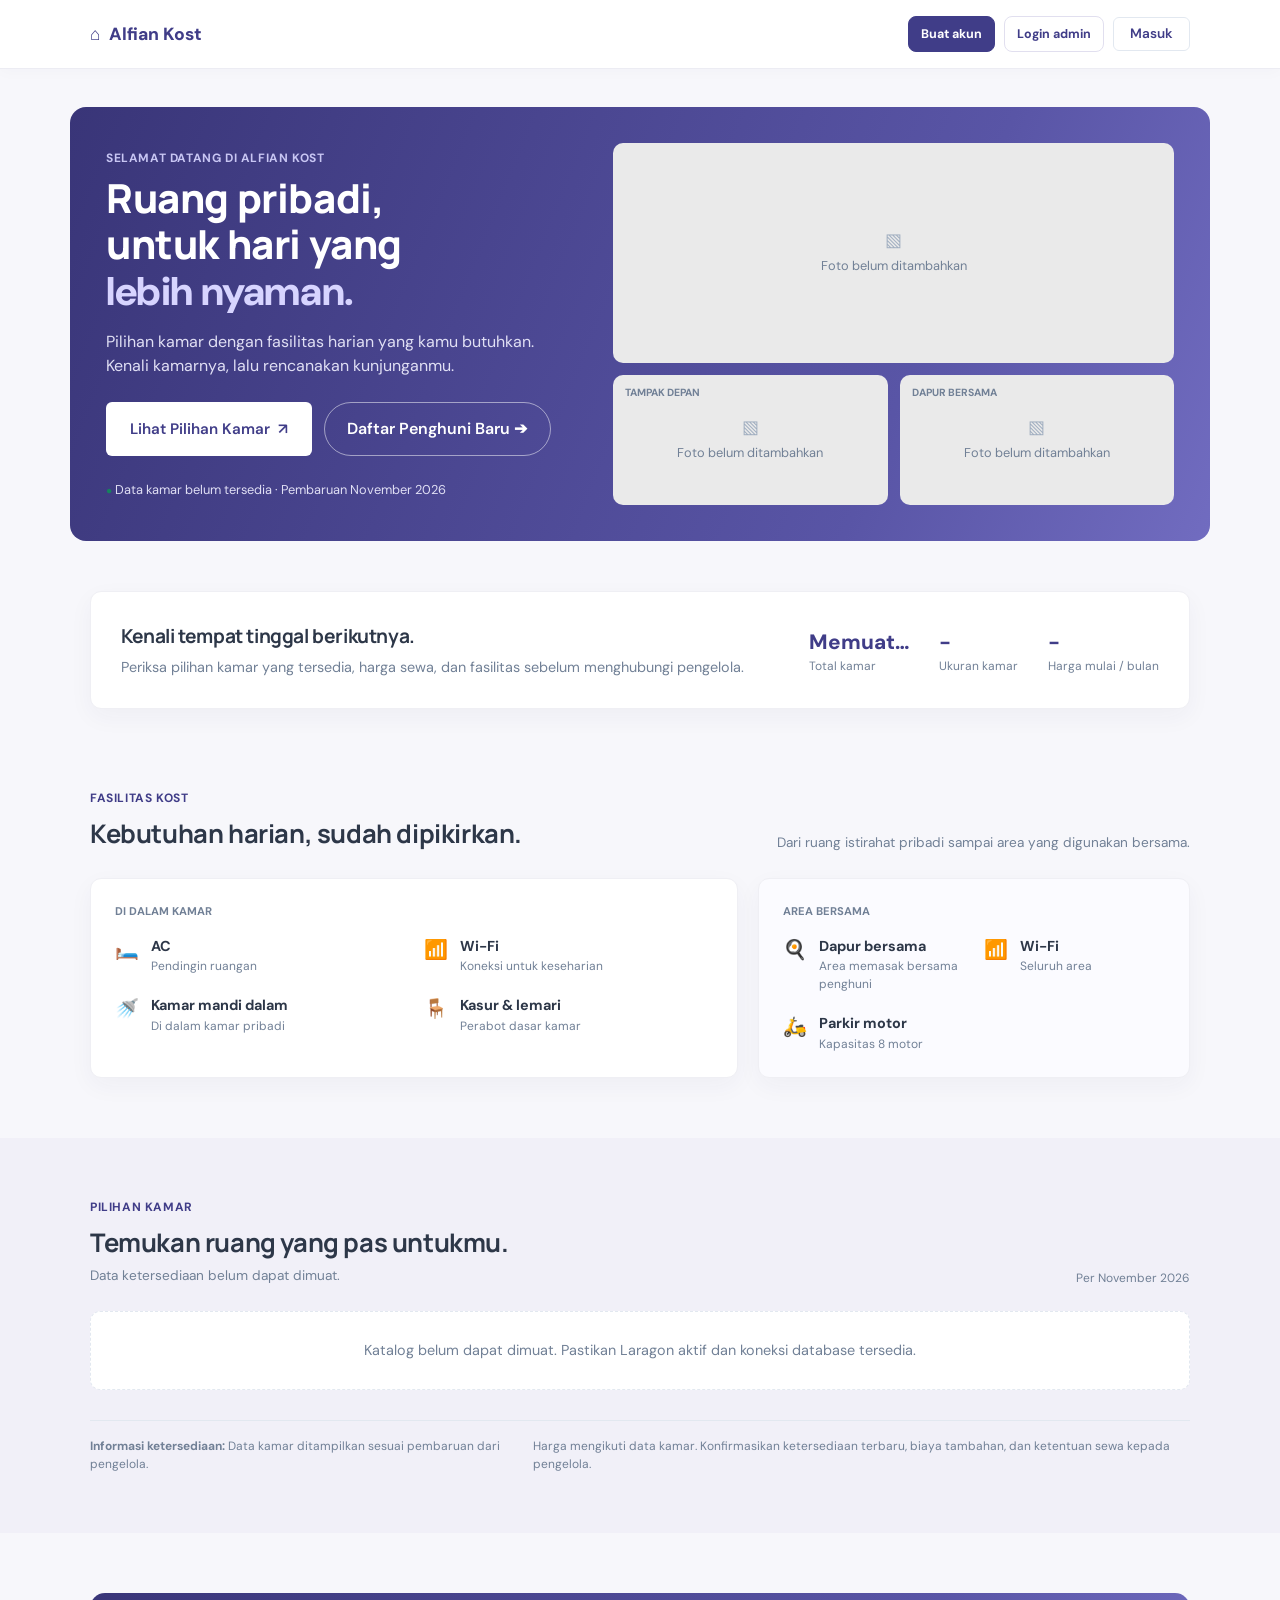
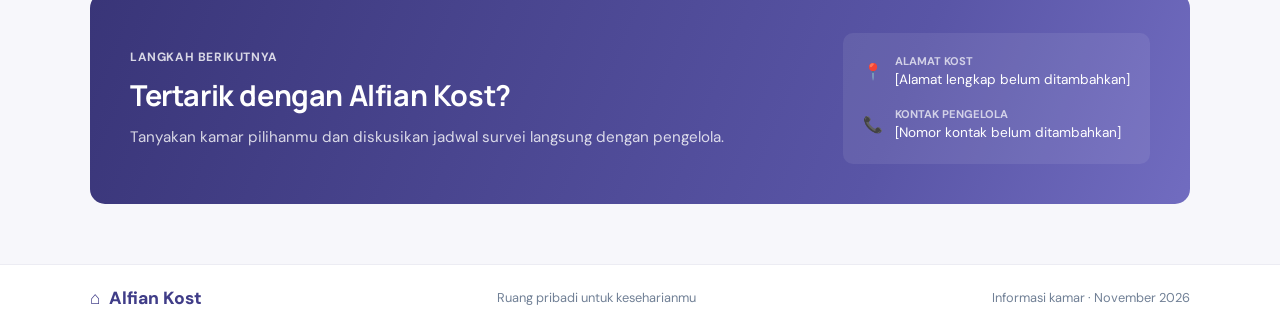
<file: index.html>
<!DOCTYPE html>
<html lang="id">
<head>
    <meta charset="UTF-8">
    <meta name="viewport" content="width=device-width, initial-scale=1.0">
    <title>Alfian Kost - Promosi Publik</title>
    <link rel="stylesheet" href="css/public.css">
    <link rel="stylesheet" href="css/public-portal.css">
    <link rel="stylesheet" href="css/public-portal-theme.css">
</head>
<body>

    <!-- Header / Navbar -->
    <header class="promo-navbar">
        <div class="promo-container nav-container">
                <a href="#home" class="promo-brand" aria-label="Alfian Kost, beranda">
                <span class="brand-icon">⌂</span>
                <span>Alfian Kost</span>
            </a>
            <div class="public-nav-actions">
                <a href="#register" class="public-nav-register">Buat akun</a>
                <a href="#login-admin" class="public-nav-admin">Login admin</a>
                <a href="#login-user" class="btn-login">Masuk</a>
            </div>
        </div>
    </header>

    <main id="home-view" data-public-view="home">
        <!-- Hero Section -->
        <section class="hero-section">
            <div class="promo-container hero-grid">
                <div class="hero-content">
                    <span class="eyebrow">SELAMAT DATANG DI ALFIAN KOST</span>
                    <h1 class="hero-title">Ruang pribadi,<br>untuk hari yang<br><span class="highlight-text">lebih nyaman.</span></h1>
                    <p class="hero-description">
                        Pilihan kamar dengan fasilitas harian yang kamu butuhkan. Kenali kamarnya, lalu rencanakan kunjunganmu.
                    </p>
                    <div class="public-hero-actions">
                        <a href="#pilihan-kamar" class="btn-primary">
                            Lihat Pilihan Kamar <span class="btn-icon">↗</span>
                        </a>
                        <a href="#register" class="public-hero-register">
                            Daftar Penghuni Baru ➔
                        </a>
                    </div>
                    <p class="hero-note"><span aria-hidden="true">●</span> <span id="hero-available-count">Memuat ketersediaan kamar…</span> · Pembaruan November 2026</p>
                </div>

                <!-- Media Preview Grid -->
                <div class="hero-media-grid">
                    <div class="media-box media-main">
                        <div class="placeholder-content">
                            <span class="placeholder-icon" aria-hidden="true">▧</span>
                            <span>Foto belum ditambahkan</span>
                        </div>
                    </div>
                    <div class="media-box media-sub">
                        <span class="media-label">TAMPAK DEPAN</span>
                        <div class="placeholder-content">
                            <span class="placeholder-icon" aria-hidden="true">▧</span>
                            <span>Foto belum ditambahkan</span>
                        </div>
                    </div>
                    <div class="media-box media-sub">
                        <span class="media-label">DAPUR BERSAMA</span>
                        <div class="placeholder-content">
                            <span class="placeholder-icon" aria-hidden="true">▧</span>
                            <span>Foto belum ditambahkan</span>
                        </div>
                    </div>
                </div>
            </div>
        </section>

        <!-- Quick Stats Section -->
        <section class="stats-section">
            <div class="promo-container">
                <div class="stats-card">
                    <div class="stats-intro">
                        <h3>Kenali tempat tinggal berikutnya.</h3>
                        <p>Periksa pilihan kamar yang tersedia, harga sewa, dan fasilitas sebelum menghubungi pengelola.</p>
                    </div>
                    <div class="stats-grid">
                        <div class="stat-item">
                            <span class="stat-num" id="public-room-total">Memuat…</span>
                            <span class="stat-desc">Total kamar</span>
                        </div>
                        <div class="stat-item">
                            <span class="stat-num" id="public-room-size">-</span>
                            <span class="stat-desc">Ukuran kamar</span>
                        </div>
                        <div class="stat-item">
                            <span class="stat-num" id="public-room-price">-</span>
                            <span class="stat-desc">Harga mulai / bulan</span>
                        </div>
                    </div>
                </div>
            </div>
        </section>

        <!-- Facilities Section -->
        <section class="facilities-section">
            <div class="promo-container">
                <div class="section-header">
                    <div>
                        <span class="eyebrow">FASILITAS KOST</span>
                        <h2>Kebutuhan harian, sudah dipikirkan.</h2>
                    </div>
                    <p class="header-note">Dari ruang istirahat pribadi sampai area yang digunakan bersama.</p>
                </div>

                <div class="facilities-grid">
                    <div class="facility-card">
                        <span class="facility-group-title">DI DALAM KAMAR</span>
                        <div class="facility-items">
                            <div class="facility-item">
                                <span class="facility-icon">🛏️</span>
                                <div>
                                    <strong>AC</strong>
                                    <p>Pendingin ruangan</p>
                                </div>
                            </div>
                            <div class="facility-item">
                                <span class="facility-icon">📶</span>
                                <div>
                                    <strong>Wi-Fi</strong>
                                    <p>Koneksi untuk keseharian</p>
                                </div>
                            </div>
                            <div class="facility-item">
                                <span class="facility-icon">🚿</span>
                                <div>
                                    <strong>Kamar mandi dalam</strong>
                                    <p>Di dalam kamar pribadi</p>
                                </div>
                            </div>
                            <div class="facility-item">
                                <span class="facility-icon">🪑</span>
                                <div>
                                    <strong>Kasur & lemari</strong>
                                    <p>Perabot dasar kamar</p>
                                </div>
                            </div>
                        </div>
                    </div>

                    <div class="facility-card accent-card">
                        <span class="facility-group-title">AREA BERSAMA</span>
                        <div class="facility-items">
                            <div class="facility-item">
                                <span class="facility-icon">🍳</span>
                                <div>
                                    <strong>Dapur bersama</strong>
                                    <p>Area memasak bersama penghuni</p>
                                </div>
                            </div>
                            <div class="facility-item">
                                <span class="facility-icon">📶</span>
                                <div>
                                    <strong>Wi-Fi</strong>
                                    <p>Seluruh area</p>
                                </div>
                            </div>
                            <div class="facility-item">
                                <span class="facility-icon">🛵</span>
                                <div>
                                    <strong>Parkir motor</strong>
                                    <p>Kapasitas 8 motor</p>
                                </div>
                            </div>
                        </div>
                    </div>
                </div>
            </div>
        </section>

        <!-- Room Options Section (Dynamic) -->
        <section class="rooms-section" id="pilihan-kamar">
            <div class="promo-container">
                <div class="section-header">
                    <div>
                        <span class="eyebrow">PILIHAN KAMAR</span>
                        <h2>Temukan ruang yang pas untukmu.</h2>
                        <p class="header-subtitle" id="rooms-available-count" aria-live="polite">Memuat data ketersediaan kamar…</p>
                    </div>
                    <span class="update-date">Per November 2026</span>
                </div>

                <!-- Room Cards Container -->
                <div class="room-cards-grid" id="public-room-grid" aria-live="polite">
                    <!-- Rendered by JavaScript -->
                </div>

                <div class="rooms-footer-info">
                    <p><strong>Informasi ketersediaan:</strong> Data kamar ditampilkan sesuai pembaruan dari pengelola.</p>
                    <p class="disclaimer">Harga mengikuti data kamar. Konfirmasikan ketersediaan terbaru, biaya tambahan, dan ketentuan sewa kepada pengelola.</p>
                </div>
            </div>
        </section>

        <!-- Contact & Action Section -->
        <section class="contact-section">
            <div class="promo-container">
                <div class="contact-card">
                    <div class="contact-copy">
                        <span class="eyebrow-light">LANGKAH BERIKUTNYA</span>
                        <h2>Tertarik dengan Alfian Kost?</h2>
                        <p>Tanyakan kamar pilihanmu dan diskusikan jadwal survei langsung dengan pengelola.</p>
                    </div>
                    <div class="contact-info-list">
                        <div class="contact-item">
                            <span class="contact-icon">📍</span>
                            <div>
                                <strong>ALAMAT KOST</strong>
                                <p>[Alamat lengkap belum ditambahkan]</p>
                            </div>
                        </div>
                        <div class="contact-item">
                            <span class="contact-icon">📞</span>
                            <div>
                                <strong>KONTAK PENGELOLA</strong>
                                <p>[Nomor kontak belum ditambahkan]</p>
                            </div>
                        </div>
                    </div>
                </div>
            </div>
        </section>
    </main>

    <main class="public-auth-view" id="login-view" data-public-view="login" hidden>
        <section class="public-auth-layout">
            <div class="public-auth-story">
                <span class="public-auth-eyebrow" id="auth-story-label">PORTAL PENGHUNI</span>
                <h1 id="auth-story-title">Urus kebutuhan kost,<br>lebih mudah.</h1>
                <p id="auth-story-copy">Akses informasi hunian, pantau pembayaran sewa, dan sampaikan kendala dari satu tempat.</p>
                <div class="public-story-card"><span aria-hidden="true">✦</span><div><strong id="auth-story-feature">Hunian dalam genggaman</strong><p id="auth-story-feature-copy">Masuk dengan akun terdaftar untuk melanjutkan ke portal Alfian Kost.</p></div></div>
                <a class="public-story-back" href="#home">← Kembali ke promosi kost</a>
            </div>
            <section class="public-auth-card" aria-labelledby="login-heading">
                <nav class="public-auth-tabs" aria-label="Pilih jenis login">
                    <a href="#login-user" id="login-user-tab">Masuk penghuni</a>
                    <a href="#login-admin" id="login-admin-tab">Masuk admin</a>
                </nav>
                <div class="public-auth-heading"><span class="public-auth-eyebrow">SELAMAT DATANG KEMBALI</span><h2 id="login-heading">Masuk penghuni</h2><p id="login-copy">Gunakan email dan kata sandi akun penghuni Anda.</p></div>
                <div class="public-alert" id="auth-form-error" role="alert" hidden></div>
                <form class="public-form" method="post" action="auth/login.php" id="public-login-form">
                    <input type="hidden" name="role" id="login-role" value="penghuni">
                    <label class="public-field">Alamat email<input type="email" name="email" required autocomplete="username" placeholder="nama@email.com"></label>
                    <label class="public-field">Kata sandi<span class="public-password-wrap"><input type="password" name="password" required autocomplete="current-password" placeholder="Masukkan kata sandi"><button type="button" class="password-toggle" aria-label="Tampilkan kata sandi" data-password-target="login">Lihat</button></span></label>
                    <div class="public-form-meta"><label class="remember-option"><input type="checkbox" name="remember"> Ingat saya</label></div>
                    <button class="public-submit" type="submit"><span id="login-button-label">Masuk sebagai penghuni</span><span aria-hidden="true">→</span></button>
                </form>
                <div class="public-auth-switch" id="login-bottom-note">Belum punya akun? <a href="#register">Daftar akun penghuni</a></div>
                <p class="public-auth-disclaimer">Login diproses melalui sistem akun Alfian Kost.</p>
            </section>
        </section>
    </main>

    <main class="public-auth-view" id="register-view" data-public-view="register" hidden>
        <section class="register-shell">
            <div class="register-intro"><div><span class="public-auth-eyebrow">MULAI TINGGAL DI ALFIAN KOST</span><h1>Buat akun penghuni</h1><p>Lengkapi informasi Anda dan pilih kamar yang ingin diajukan. Akun akan aktif setelah ditinjau pengelola.</p></div><a class="public-story-back" href="#home">← Kembali ke promosi kost</a></div>
            <div class="public-alert register-alert" id="register-form-error" role="alert" hidden></div>
            <div class="register-layout">
                <form class="public-register-form" method="post" action="auth/register.php" id="public-register-form">
                    <section class="public-form-section"><div class="public-section-title"><span>01</span><div><h2>Data diri</h2><p>Informasi dasar untuk akun Anda.</p></div></div><div class="public-form-grid">
                        <label class="public-field full-field">Nama lengkap <i>*</i><input name="nama" type="text" required autocomplete="name" minlength="2" placeholder="Nama sesuai identitas"></label>
                        <label class="public-field">Nomor telepon / WhatsApp <i>*</i><input name="telepon" type="tel" required autocomplete="tel" placeholder="08xxxxxxxxxx"></label>
                        <label class="public-field">Alamat email <i>*</i><input name="email" type="email" required autocomplete="email" placeholder="nama@email.com"></label>
                        <label class="public-field full-field">Alamat asal<textarea name="alamat" rows="2" autocomplete="street-address" placeholder="Kota atau alamat asal (opsional)"></textarea></label>
                    </div></section>
                    <section class="public-form-section"><div class="public-section-title"><span>02</span><div><h2>Keamanan akun</h2><p>Buat kata sandi minimal 6 karakter.</p></div></div><div class="public-form-grid">
                        <label class="public-field">Kata sandi <i>*</i><span class="public-password-wrap"><input name="password" type="password" required minlength="6" autocomplete="new-password" placeholder="Minimal 6 karakter"><button type="button" class="password-toggle" aria-label="Tampilkan kata sandi" data-password-target="register">Lihat</button></span></label>
                        <label class="public-field">Ulangi kata sandi <i>*</i><input name="confirm_password" type="password" required minlength="6" autocomplete="new-password" placeholder="Ulangi kata sandi"></label>
                    </div></section>
                    <section class="public-form-section"><div class="public-section-title"><span>03</span><div><h2>Pilihan kamar</h2><p>Pilih kamar yang akan diajukan.</p></div></div><div class="public-form-grid">
                        <label class="public-field">Kamar tersedia <i>*</i><select name="kamar_id" id="register-room" required><option value="">Memuat kamar tersedia...</option></select></label>
                        <label class="public-field">Tanggal mulai menempati <i>*</i><input name="tgl_masuk" type="date" required></label>
                        <label class="public-field full-field">Catatan / kontak darurat<textarea name="catatan" rows="2" placeholder="Nama kontak darurat dan nomor telepon (opsional)"></textarea></label>
                    </div></section>
                    <div class="register-submit-row"><p><i>*</i> Wajib diisi. Akun akan menunggu persetujuan admin.</p><button class="public-submit" type="submit"><span>Kirim pendaftaran</span><span aria-hidden="true">→</span></button></div>
                    <div class="public-auth-switch">Sudah punya akun? <a href="#login-user">Masuk penghuni</a></div>
                </form>
                <aside class="register-aside"><div class="register-room-preview"><span class="public-auth-eyebrow">PILIHAN ANDA</span><span class="preview-room-icon">⌂</span><h2 id="register-preview-title">Pilih kamar</h2><p id="register-preview-type">Ketersediaan kamar akan dimuat.</p><strong id="register-preview-price">—</strong><div id="register-preview-facilities" class="preview-facilities">Pilih kamar untuk melihat fasilitas</div></div><div class="register-steps"><h2>Alur pendaftaran</h2><div><b>1</b><p><strong>Kirim pendaftaran</strong><br>Isi data dan pilih kamar.</p></div><div><b>2</b><p><strong>Menunggu persetujuan</strong><br>Admin meninjau permohonan.</p></div><div><b>3</b><p><strong>Akun aktif</strong><br>Login setelah disetujui.</p></div></div></aside>
            </div>
        </section>
    </main>

    <!-- Footer -->
    <footer class="promo-footer">
        <div class="promo-container footer-container">
            <a href="#home" class="promo-brand" aria-label="Alfian Kost, beranda">
                <span class="brand-icon">⌂</span>
                <span>Alfian Kost</span>
            </a>
            <span class="footer-tagline">Ruang pribadi untuk keseharianmu</span>
            <span class="footer-copy">Informasi kamar · November 2026</span>
        </div>
    </footer>

    <script src="js/public-portal.js" defer></script>
</body>
</html>
</file>
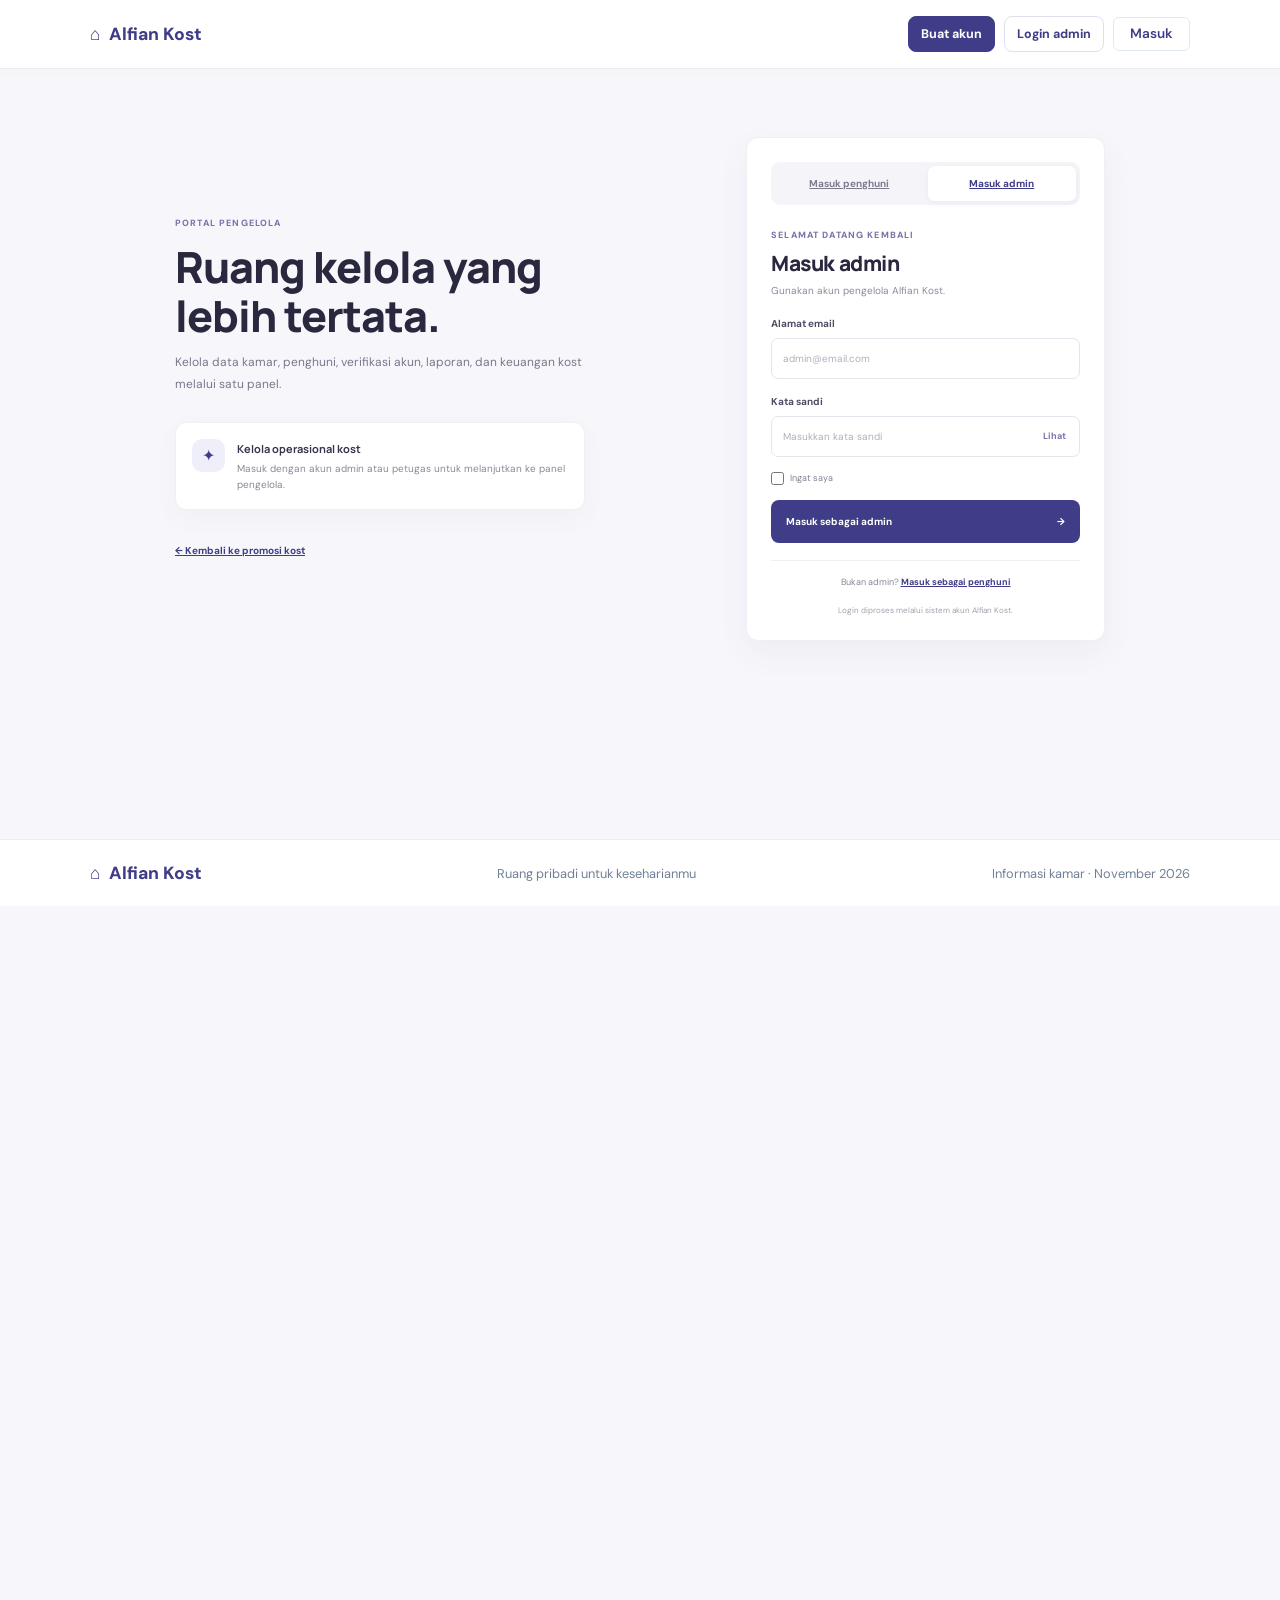
<file: admin/portal.html>
<!DOCTYPE html>
<html lang="id">
<head>
    <meta charset="UTF-8">
    <meta name="viewport" content="width=device-width, initial-scale=1.0">
    <title>Portal Admin | Alfian Kost</title>
    <link rel="stylesheet" href="../css/admin-portal.css">
    <script src="../js/admin-portal-db.js" defer></script>
</head>
<body>
    <div class="admin-shell">
        <aside class="admin-sidebar" aria-label="Navigasi admin">
            <a class="admin-brand" href="#dashboard"><span class="admin-brand-mark">A</span><span><strong>Alfian Kost</strong><small>Panel pengelola</small></span></a>
            <p class="admin-nav-caption">MENU UTAMA</p>
            <nav class="admin-nav">
                <a class="admin-nav-link is-active" href="#dashboard" data-admin-link="dashboard"><span>⌂</span>Dashboard</a>
                <a class="admin-nav-link" href="#penghuni" data-admin-link="penghuni"><span>♙</span>Data penghuni</a>
                <a class="admin-nav-link" href="#verifikasi" data-admin-link="verifikasi"><span>✓</span>Verifikasi akun <b class="nav-count" id="pending-nav-count">2</b></a>
                <a class="admin-nav-link" href="#kamar" data-admin-link="kamar"><span>▦</span>Manajemen kamar</a>
                <a class="admin-nav-link" href="#tambah-kamar" data-admin-link="tambah-kamar"><span>＋</span>Tambah kamar</a>
                <a class="admin-nav-link" href="#fasilitas" data-admin-link="fasilitas"><span>✦</span>Fasilitas kamar</a>
                <a class="admin-nav-link" href="#laporan" data-admin-link="laporan"><span>⚑</span>Pelaporan masalah <b class="nav-count nav-count-muted" id="reports-nav-count">2</b></a>
                <a class="admin-nav-link" href="#pembayaran" data-admin-link="pembayaran"><span>▣</span>Verifikasi pembayaran <b class="nav-count nav-count-muted" id="payments-nav-count">0</b></a>
                <a class="admin-nav-link" href="#keuangan" data-admin-link="keuangan"><span>Rp</span>Keuangan</a>
                <a class="admin-nav-link" href="#password" data-admin-link="password"><span>⌑</span>Reset sandi penghuni</a>
            </nav>
            <div class="admin-sidebar-help"><span>✦</span><strong>Ruang kelola</strong><p>Kelola operasional kost Anda dengan lebih tertata.</p></div>
            <a class="admin-logout" href="../auth/logout.php"><span>↪</span>Keluar</a>
            <small class="admin-sidebar-copy">© 2026 Alfian Kost</small>
        </aside>

        <main class="admin-main">
            <header class="admin-topbar">
                <div class="admin-mobile-brand"><span class="admin-brand-mark">A</span><strong>Alfian Kost</strong></div>
                <div class="admin-breadcrumb"><span>Panel pengelola</span><span>/</span><strong id="admin-page-title">Dashboard</strong></div>
                <div class="admin-top-user"><time id="admin-today"></time><a class="admin-avatar" href="../auth/logout.php" aria-label="Keluar dari akun admin" title="Keluar">AF</a></div>
            </header>

            <div class="admin-content">
                <section class="admin-view" data-admin-view="dashboard">
                    <div class="admin-hero"><div><span class="admin-eyebrow">PANEL PENGELOLA</span><h1>Selamat datang, Admin <span>✦</span></h1><p>Pantau aktivitas kost dan kelola kebutuhan penghuni dalam satu tempat.</p><a class="admin-btn admin-btn-light" href="#verifikasi">Tinjau pendaftaran <span>→</span></a></div><div class="hero-house" aria-hidden="true"><span>⌂</span><i></i><b></b></div></div>
                    <div class="admin-section-heading"><div><span class="admin-eyebrow">RINGKASAN</span><h2>Ikhtisar operasional</h2></div><span id="admin-period" class="admin-muted"></span></div>
                    <div class="admin-stat-grid">
                        <article class="admin-stat"><span class="admin-stat-icon purple">♙</span><div><small>Penghuni aktif</small><strong id="stat-residents">0</strong><span>Data penghuni terdaftar</span></div></article>
                        <article class="admin-stat"><span class="admin-stat-icon green">▦</span><div><small>Kamar terisi</small><strong><span id="stat-occupied">0</span><em> / <span id="stat-rooms">0</span></em></strong><span><span id="stat-vacant">0</span> kamar tersedia</span></div></article>
                        <article class="admin-stat"><span class="admin-stat-icon amber">✓</span><div><small>Menunggu verifikasi</small><strong id="stat-pending">0</strong><span>Perlu ditinjau</span></div></article>
                        <article class="admin-stat"><span class="admin-stat-icon blue">Rp</span><div><small>Pemasukan bulan ini</small><strong id="stat-income">Rp 0</strong><span>Transaksi tercatat</span></div></article>
                    </div>
                    <div class="admin-grid-two dashboard-panels">
                        <section class="admin-panel"><div class="admin-panel-heading"><div><span class="admin-eyebrow">TINDAKAN</span><h2>Pendaftaran penghuni</h2></div><a class="admin-text-link" href="#verifikasi">Lihat semua →</a></div><div id="dashboard-pending" class="admin-mini-list"></div></section>
                        <section class="admin-panel"><div class="admin-panel-heading"><div><span class="admin-eyebrow">PEMANTAUAN</span><h2>Laporan masalah</h2></div><a class="admin-text-link" href="#laporan">Buka laporan →</a></div><div id="dashboard-reports" class="admin-mini-list"></div></section>
                    </div>
                    <div class="admin-notice"><span>i</span><p><strong>Data tersambung ke database.</strong> Perubahan kamar, verifikasi, laporan, pembayaran, reset sandi, dan transaksi tersimpan pada database aplikasi.</p></div>
                </section>

                <section class="admin-view" data-admin-view="penghuni" hidden>
                    <div class="admin-page-heading"><div><span class="admin-eyebrow">PENGELOLAAN PENGHUNI</span><h1>Data penghuni</h1><p>Daftar penghuni aktif dan informasi hunian mereka.</p></div><a class="admin-btn admin-btn-primary" href="#verifikasi">+ Verifikasi pendaftaran</a></div>
                    <div class="admin-toolbar"><label class="admin-search"><span>⌕</span><input id="resident-search" type="search" placeholder="Cari nama, email, atau kamar..."></label><select id="resident-status-filter" aria-label="Filter status"><option value="all">Semua status</option><option value="Aktif">Aktif</option><option value="Menunggu">Menunggu</option></select><span class="admin-muted" id="resident-result-count"></span></div>
                    <section class="admin-panel admin-table-panel"><div class="admin-table-wrap"><table><thead><tr><th>PENGHUNI</th><th>KAMAR</th><th>KONTAK</th><th>MASA SEWA</th><th>STATUS</th><th>AKSI</th></tr></thead><tbody id="resident-table"></tbody></table></div></section>
                    <p class="admin-prototype-note">Gunakan tombol “Detail” untuk melihat informasi penghuni.</p>
                </section>

                <section class="admin-view" data-admin-view="detail-penghuni" hidden>
                    <div class="admin-page-heading"><div><span class="admin-eyebrow">DATA PENGHUNI / DETAIL</span><h1>Informasi penghuni</h1><p>Ringkasan data diri, kontak, dan masa sewa.</p></div><a class="admin-back-link" href="#penghuni">← Kembali ke data penghuni</a></div>
                    <div class="admin-grid-two detail-layout"><section class="admin-panel resident-profile-card"><div class="resident-cover"></div><div class="resident-profile-avatar" id="detail-avatar">BS</div><h2 id="detail-name">Budi Santoso</h2><p id="detail-email">budi@example.test</p><span class="admin-status admin-status-green" id="detail-status">Aktif</span><div class="admin-profile-separator"></div><a id="detail-reset-link" class="admin-btn admin-btn-outline admin-btn-block" href="#password">Atur ulang kata sandi</a></section><section class="admin-panel"><div class="admin-panel-heading"><div><span class="admin-eyebrow">INFORMASI AKUN</span><h2>Data pribadi</h2></div><span class="admin-detail-icon">♙</span></div><div id="resident-detail-list" class="admin-detail-list"></div></section></div>
                    <div class="admin-notice"><span>i</span><p>Data pada halaman ini merupakan data contoh, bukan data penghuni dari database.</p></div>
                </section>

                <section class="admin-view" data-admin-view="password" hidden>
                    <div class="admin-page-heading"><div><span class="admin-eyebrow">KEAMANAN AKUN</span><h1>Reset kata sandi penghuni</h1><p>Buat sandi sementara untuk membantu penghuni yang tidak dapat masuk.</p></div></div>
                    <div class="admin-grid-form"><section class="admin-panel admin-form-panel"><div class="admin-panel-heading"><div><span class="admin-eyebrow">AKUN PENGHUNI</span><h2>Atur sandi baru</h2></div><span class="admin-detail-icon">⌑</span></div><form id="password-reset-form" class="admin-form-grid"><label class="admin-field admin-field-full">Pilih penghuni <span>*</span><select name="residentId" id="password-resident" required></select></label><label class="admin-field">Kata sandi baru <span>*</span><input name="newPassword" type="password" minlength="8" autocomplete="new-password" required placeholder="Minimal 8 karakter"></label><label class="admin-field">Konfirmasi kata sandi <span>*</span><input name="confirmPassword" type="password" minlength="8" autocomplete="new-password" required placeholder="Ulangi kata sandi"></label><div class="admin-form-actions admin-field-full"><span>Gunakan sandi yang kuat dan beritahu penghuni secara aman.</span><button class="admin-btn admin-btn-primary" type="submit">Simpan sandi baru</button></div></form></section><aside class="admin-panel admin-info-panel"><span class="admin-info-icon">!</span><h2>Perhatian keamanan</h2><p>Jangan meminta atau mengirimkan kata sandi melalui pesan yang tidak aman. Minta penghuni segera mengganti sandi sementara setelah berhasil masuk.</p><div class="admin-info-rule"></div><small>Kata sandi disimpan sebagai hash di database dan tidak dapat dilihat kembali.</small></aside></div>
                </section>

                <section class="admin-view" data-admin-view="kamar" hidden>
                    <div class="admin-page-heading"><div><span class="admin-eyebrow">PENGELOLAAN PROPERTI</span><h1>Manajemen kamar</h1><p>Pantau status kamar, harga sewa, penghuni, dan fasilitas.</p></div><a class="admin-btn admin-btn-primary" href="#tambah-kamar">＋ Tambah kamar</a></div>
                    <div class="admin-room-summary"><article><span>Jumlah kamar</span><strong id="room-count-total">0</strong></article><article><span>Terisi</span><strong id="room-count-occupied">0</strong></article><article><span>Tersedia</span><strong id="room-count-vacant">0</strong></article><article><span>Perbaikan</span><strong id="room-count-repair">0</strong></article></div>
                    <div class="admin-toolbar"><label class="admin-search"><span>⌕</span><input id="room-search" type="search" placeholder="Cari nomor atau tipe kamar..."></label><select id="room-status-filter" aria-label="Filter status kamar"><option value="all">Semua status</option><option>Terisi</option><option>Tersedia</option><option>Perbaikan</option></select><a class="admin-btn admin-btn-outline" href="#fasilitas">Kelola fasilitas</a></div>
                    <section id="room-grid" class="admin-room-grid"></section>
                </section>

                <section class="admin-view" data-admin-view="tambah-kamar" hidden>
                    <div class="admin-page-heading"><div><span class="admin-eyebrow">PROPERTI / KAMAR</span><h1>Tambah / edit kamar</h1><p>Masukkan detail kamar baru atau perbarui kamar yang sudah terdaftar.</p></div><a class="admin-back-link" href="#kamar">← Kembali ke kamar</a></div>
                    <div class="admin-grid-form"><section class="admin-panel admin-form-panel"><div class="admin-panel-heading"><div><span class="admin-eyebrow">DETAIL KAMAR</span><h2 id="room-form-title">Informasi kamar</h2></div><span class="admin-detail-icon">▦</span></div><form id="room-form" class="admin-form-grid"><label class="admin-field">Nomor kamar <span>*</span><input name="number" required maxlength="12" placeholder="Contoh: 105"></label><label class="admin-field">Tipe kamar <span>*</span><input name="type" required maxlength="80" placeholder="Contoh: Standar AC"></label><label class="admin-field">Harga sewa per bulan (Rp) <span>*</span><input name="price" type="number" min="0" step="50000" required placeholder="1500000"></label><label class="admin-field">Status kamar<select name="status"><option value="Tersedia">Tersedia</option><option value="Terisi">Terisi</option><option value="Perbaikan">Perbaikan</option></select></label><label class="admin-field admin-field-full">Fasilitas kamar<div id="room-facility-checks" class="admin-check-grid"></div></label><div class="admin-form-actions admin-field-full"><span>Kolom bertanda * wajib diisi.</span><div class="room-form-buttons"><button class="admin-btn admin-btn-outline" id="room-form-cancel" type="button" hidden>Batal</button><button class="admin-btn admin-btn-primary" id="room-form-submit" type="submit">Simpan kamar</button></div></div></form></section><aside class="admin-panel admin-info-panel"><span class="admin-info-icon">✦</span><h2>Tips pengisian</h2><p>Pastikan nomor kamar unik. Kamar yang sudah memiliki penghuni atau riwayat tidak dapat dihapus.</p></aside></div>
                </section>

                <section class="admin-view" data-admin-view="fasilitas" hidden>
                    <div class="admin-page-heading"><div><span class="admin-eyebrow">PROPERTI / KELENGKAPAN</span><h1>Fasilitas kamar</h1><p>Atur fasilitas yang tersedia dan pilih kamar yang menggunakannya.</p></div></div>
                    <div class="admin-grid-form facility-layout"><section class="admin-panel admin-form-panel"><div class="admin-panel-heading"><div><span class="admin-eyebrow">PEMETAAN FASILITAS</span><h2>Perbarui fasilitas kamar</h2></div><span class="admin-detail-icon">✦</span></div><form id="facility-form" class="admin-form-grid"><label class="admin-field admin-field-full">Pilih kamar <span>*</span><select id="facility-room-select" name="roomId" required></select></label><fieldset class="admin-field admin-field-full"><legend>Pilih fasilitas tersedia</legend><div id="facility-checkboxes" class="admin-check-grid"></div></fieldset><div class="admin-form-actions admin-field-full"><span>Pilih semua fasilitas yang ada di kamar.</span><button class="admin-btn admin-btn-primary" type="submit">Simpan fasilitas</button></div></form></section><aside class="admin-panel admin-info-panel"><span class="admin-info-icon">i</span><h2>Master fasilitas</h2><p>Daftar contoh fasilitas yang dapat dipetakan ke kamar.</p><div id="facility-master-list" class="facility-master-list"></div><form id="facility-add-form" class="inline-add-form"><label class="admin-field">Tambah fasilitas baru<input name="facility" required maxlength="32" placeholder="Contoh: Water heater"></label><button class="admin-btn admin-btn-outline" type="submit">Tambah</button></form></aside></div>
                    <section class="admin-panel admin-table-panel facility-table-panel"><div class="admin-panel-heading"><div><span class="admin-eyebrow">RINGKASAN PROPERTI</span><h2>Fasilitas per kamar</h2></div></div><div class="admin-table-wrap"><table><thead><tr><th>KAMAR</th><th>TIPE</th><th>FASILITAS</th><th>JUMLAH</th></tr></thead><tbody id="facility-room-table"></tbody></table></div></section>
                </section>

                <section class="admin-view" data-admin-view="verifikasi" hidden>
                    <div class="admin-page-heading"><div><span class="admin-eyebrow">AKUN BARU</span><h1>Verifikasi akun penghuni</h1><p>Tinjau permohonan pendaftaran dan kecocokan kamar.</p></div><span class="admin-status admin-status-amber"><span id="verification-count">0</span> menunggu</span></div>
                    <div class="admin-notice"><span>i</span><p>Terima pendaftaran hanya setelah detail dan ketersediaan kamar dipastikan.</p></div>
                    <section id="verification-list" class="admin-verification-list"></section>
                </section>

                <section class="admin-view" data-admin-view="laporan" hidden>
                    <div class="admin-page-heading"><div><span class="admin-eyebrow">LAYANAN PENGHUNI</span><h1>Pelaporan masalah</h1><p>Tinjau kendala fasilitas dan perbarui status penanganan.</p></div><span class="admin-status admin-status-amber"><span id="open-report-count">0</span> perlu ditangani</span></div>
                    <div class="admin-toolbar"><label class="admin-search"><span>⌕</span><input id="report-search" type="search" placeholder="Cari laporan, penghuni, atau kamar..."></label><select id="report-status-filter" aria-label="Filter laporan"><option value="all">Semua status</option><option>Menunggu</option><option>Sedang Dikerjakan</option><option>Selesai</option></select></div>
                    <section id="report-list" class="admin-report-grid"></section>
                </section>

                <section class="admin-view" data-admin-view="pembayaran" hidden>
                    <div class="admin-page-heading"><div><span class="admin-eyebrow">PEMBAYARAN SEWA</span><h1>Verifikasi pembayaran</h1><p>Tinjau konfirmasi pembayaran penghuni sebelum dicatat sebagai pemasukan.</p></div><span class="admin-status admin-status-amber"><span id="pending-payment-count">0</span> menunggu</span></div>
                    <div class="admin-notice"><span>i</span><p>Setujui hanya setelah pembayaran benar-benar diterima. Persetujuan akan memperbarui status dan membuat transaksi pemasukan satu kali.</p></div>
                    <section class="admin-panel admin-table-panel payment-review-panel"><div class="admin-table-wrap"><table><thead><tr><th>PENGHUNI</th><th>TAGIHAN</th><th>TANGGAL</th><th>METODE / CATATAN</th><th>NOMINAL</th><th>STATUS</th><th>AKSI</th></tr></thead><tbody id="admin-payment-table"></tbody></table></div></section>
                </section>

                <section class="admin-view" data-admin-view="keuangan" hidden>
                    <div class="admin-page-heading"><div><span class="admin-eyebrow">LAPORAN USAHA</span><h1>Keuangan</h1><p>Catat transaksi dan pantau arus kas operasional kost.</p></div><button class="admin-btn admin-btn-primary" type="button" id="focus-transaction">＋ Catat transaksi</button></div>
                    <div class="finance-summary-grid"><article><span>Saldo tercatat</span><strong id="finance-balance">Rp 0</strong><small>Akumulasi pemasukan dan pengeluaran</small></article><article><span>Pemasukan bulan ini</span><strong id="finance-income">Rp 0</strong><small class="finance-positive">● Transaksi masuk</small></article><article><span>Pengeluaran bulan ini</span><strong id="finance-expense">Rp 0</strong><small class="finance-negative">● Transaksi keluar</small></article></div>
                    <section class="admin-panel admin-form-panel transaction-panel"><div class="admin-panel-heading"><div><span class="admin-eyebrow">PEMBUKUAN</span><h2>Tambah transaksi</h2></div><span class="admin-detail-icon">Rp</span></div><form id="transaction-form" class="admin-form-grid"><label class="admin-field">Jenis transaksi <span>*</span><select name="type" required><option>Masuk</option><option>Keluar</option></select></label><label class="admin-field">Kategori <span>*</span><select name="category" required><option>Sewa kamar</option><option>Perawatan</option><option>Utilitas</option><option>Perlengkapan</option><option>Lainnya</option></select></label><label class="admin-field">Jumlah (Rp) <span>*</span><input name="amount" type="number" min="1" required placeholder="0"></label><label class="admin-field">Tanggal <span>*</span><input name="date" type="date" required></label><label class="admin-field admin-field-full">Keterangan<input name="description" maxlength="120" placeholder="Keterangan transaksi"></label><div class="admin-form-actions admin-field-full"><span>Transaksi akan dicatat pada database kost.</span><button class="admin-btn admin-btn-primary" type="submit">Simpan transaksi</button></div></form></section>
                    <section class="admin-panel admin-table-panel finance-table-panel"><div class="admin-panel-heading"><div><span class="admin-eyebrow">RIWAYAT</span><h2>Transaksi terbaru</h2></div><span class="admin-muted" id="transaction-count"></span></div><div class="admin-table-wrap"><table><thead><tr><th>TANGGAL</th><th>KETERANGAN</th><th>KATEGORI</th><th>JENIS</th><th>JUMLAH</th></tr></thead><tbody id="transaction-table"></tbody></table></div></section>
                </section>
            </div>
            <footer class="admin-footer"><span>Alfian Kost · Panel pengelola</span><span>Terhubung ke database aplikasi</span></footer>
        </main>
    </div>
    <div class="admin-toast" id="admin-toast" role="status" aria-live="polite"></div>
</body>
</html>
</file>
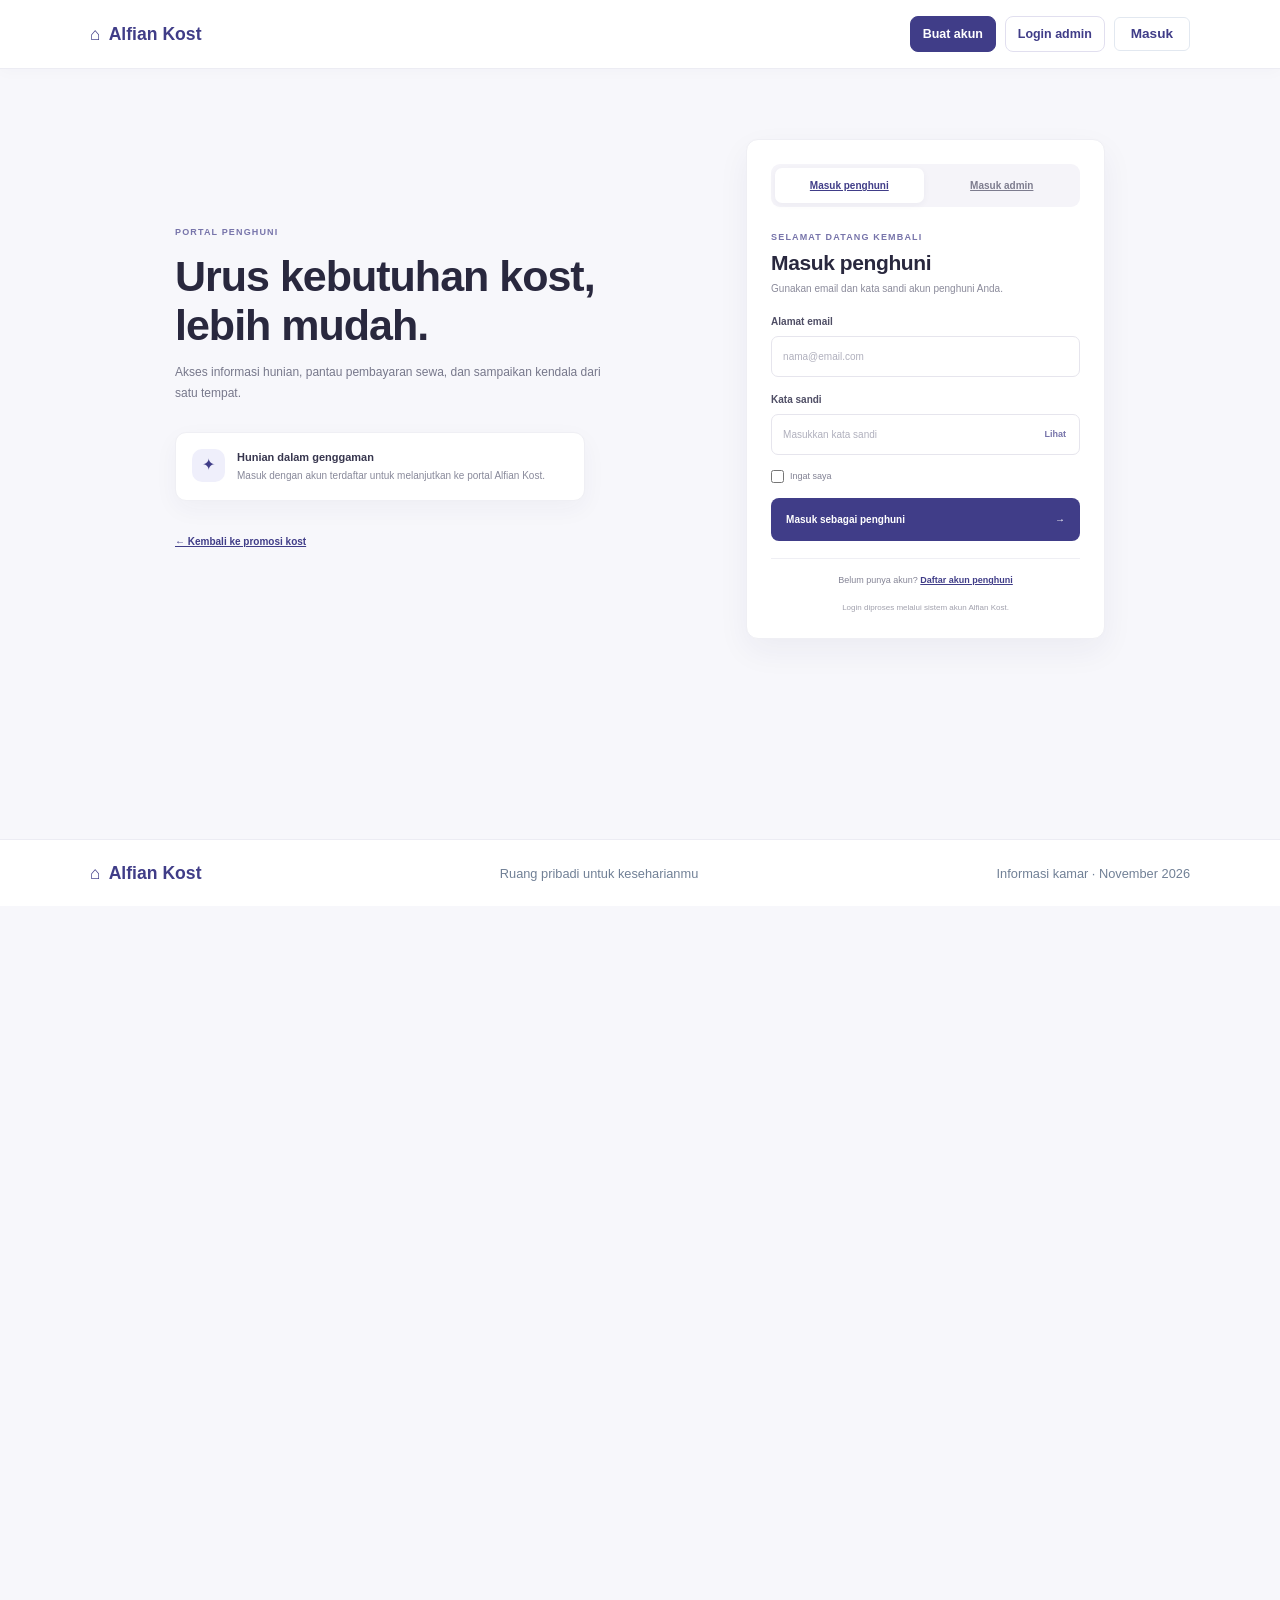
<file: user/portal.html>
<!DOCTYPE html>
<html lang="id">
<head>
    <meta charset="UTF-8">
    <meta name="viewport" content="width=device-width, initial-scale=1.0">
    <title>Portal Penghuni | Alfian Kost</title>
    <link rel="stylesheet" href="../css/user-portal.css">
    <script src="../js/user-portal-db.js" defer></script>
</head>
<body>
    <div class="portal-shell">
        <aside class="sidebar" aria-label="Navigasi portal penghuni">
            <a class="brand" href="#dashboard" aria-label="Alfian Kost, beranda">
                <span class="brand-mark" aria-hidden="true">A</span>
                <span class="brand-copy"><strong>Alfian Kost</strong><small>Portal penghuni</small></span>
            </a>

            <p class="nav-caption">MENU UTAMA</p>
            <nav class="main-nav">
                <a class="nav-link is-active" href="#dashboard" data-view-link="dashboard"><span class="nav-icon" aria-hidden="true">⌂</span>Dashboard</a>
                <a class="nav-link" href="#profil" data-view-link="profil"><span class="nav-icon" aria-hidden="true">◉</span>Profil saya</a>
                <a class="nav-link" href="#edit-profil" data-view-link="edit-profil"><span class="nav-icon" aria-hidden="true">✎</span>Edit informasi</a>
                <a class="nav-link" href="#pembayaran" data-view-link="pembayaran"><span class="nav-icon" aria-hidden="true">▣</span>Pembayaran</a>
                <a class="nav-link" href="#laporan" data-view-link="laporan"><span class="nav-icon" aria-hidden="true">⚑</span>Laporan masalah</a>
                <a class="nav-link" href="../auth/logout.php" title="Keluar"><span class="nav-icon" aria-hidden="true">↪</span>Keluar</a>
            </nav>

            <div class="sidebar-help">
                <span class="help-icon" aria-hidden="true">✦</span>
                <strong>Butuh bantuan?</strong>
                <p>Hubungi pengelola jika ada kendala terkait akun atau hunian Anda.</p>
                <a href="mailto:pengelola@alfiankost.test">Hubungi pengelola <span aria-hidden="true">↗</span></a>
            </div>

            <div class="sidebar-footer">© 2026 Alfian Kost</div>
        </aside>

        <main class="main-area">
            <header class="topbar">
                <div class="mobile-brand"><span class="brand-mark" aria-hidden="true">A</span><strong>Alfian Kost</strong></div>
                <div class="breadcrumb"><span>Portal Penghuni</span><span aria-hidden="true">/</span><strong id="breadcrumb-title">Dashboard</strong></div>
                <div class="topbar-right">
                    <span class="room-chip"><span aria-hidden="true">▦</span> Kamar <span data-room>101</span></span>
                    <time id="today-date"></time>
                    <a class="top-avatar" href="#profil" data-user-initials aria-label="Buka profil">BS</a>
                </div>
            </header>

            <div class="page-content">
                <section class="page-view" id="view-dashboard" data-view="dashboard">
                    <div class="welcome-banner">
                        <div class="welcome-copy">
                            <span class="eyebrow">PORTAL PENGHUNI</span>
                            <h1>Selamat datang, <span data-user-name>Budi Santoso</span> <span aria-hidden="true">✦</span></h1>
                            <p>Kelola informasi hunian, pantau pembayaran, dan sampaikan kendala dengan mudah dari satu tempat.</p>
                            <a class="button button-light" href="#pembayaran">Bayar sewa <span aria-hidden="true">→</span></a>
                        </div>
                        <div class="welcome-art" aria-hidden="true"><span class="art-sun"></span><span class="art-building">⌂</span><span class="art-plant">✳</span></div>
                        <span class="banner-orb banner-orb-one" aria-hidden="true"></span><span class="banner-orb banner-orb-two" aria-hidden="true"></span>
                    </div>

                    <div class="section-heading"><div><span class="eyebrow">RINGKASAN</span><h2>Informasi hunian Anda</h2></div><span class="muted-label" id="summary-period"></span></div>
                    <div class="stats-grid">
                        <article class="stat-card"><span class="stat-icon stat-icon-purple" aria-hidden="true">▦</span><div><p class="stat-label">Kamar</p><p class="stat-value">Nomor <span data-room>101</span></p><p class="stat-note">Tipe <span data-room-type>Deluxe</span></p></div></article>
                        <article class="stat-card"><span class="stat-icon stat-icon-green" aria-hidden="true">Rp</span><div><p class="stat-label">Tagihan sewa</p><p class="stat-value" data-rent>Rp 1.500.000</p><p class="stat-note"><span class="status-dot"></span><span id="payment-status">Belum ada konfirmasi</span></p></div></article>
                        <article class="stat-card"><span class="stat-icon stat-icon-amber" aria-hidden="true">⚑</span><div><p class="stat-label">Laporan aktif</p><p class="stat-value"><span id="active-reports">0</span> laporan</p><p class="stat-note">Perlu tindak lanjut</p></div></article>
                    </div>

                    <div class="content-grid dashboard-grid">
                        <section class="panel room-panel">
                            <div class="panel-heading"><div><span class="eyebrow">DETAIL SEWA</span><h2>Hunian saya</h2></div><span class="pill pill-success">● Aktif</span></div>
                            <div class="room-highlight"><div class="room-illustration" aria-hidden="true">⌂</div><div><p class="room-number">Kamar <span data-room>101</span></p><p class="room-subtitle"><span data-room-type>Deluxe</span> · Hunian aktif</p></div></div>
                            <div class="detail-list">
                                <div><span>Harga sewa bulanan</span><strong data-rent>Rp 1.500.000</strong></div>
                                <div><span>Jatuh tempo berikutnya</span><strong id="due-date">1 Desember 2026</strong></div>
                                <div><span>Fasilitas kamar</span><strong>AC, Wi-Fi, kamar mandi dalam</strong></div>
                            </div>
                            <div class="panel-actions"><a class="button button-primary" href="#pembayaran">Lihat tagihan <span aria-hidden="true">→</span></a><a class="text-link" href="#profil">Detail profil</a></div>
                        </section>

                        <section class="panel activity-panel">
                            <div class="panel-heading"><div><span class="eyebrow">PEMANTAUAN</span><h2>Laporan terbaru</h2></div><a class="text-link" href="#laporan">Semua laporan <span aria-hidden="true">→</span></a></div>
                            <div id="dashboard-latest-report" class="empty-state compact-empty"><span class="empty-icon" aria-hidden="true">✓</span><strong>Belum ada laporan</strong><p>Semua aman. Jika ada kendala, kirim laporan baru.</p><a class="text-link" href="#laporan">Buat laporan <span aria-hidden="true">→</span></a></div>
                            <div class="quick-help"><span class="quick-help-icon" aria-hidden="true">i</span><p><strong>Perlu bantuan cepat?</strong><br>Laporkan kendala fasilitas agar pengelola dapat menindaklanjuti.</p><a href="#laporan" aria-label="Buat laporan">→</a></div>
                        </section>
                    </div>
                    <p class="prototype-note">Data dashboard dan aktivitas dimuat langsung dari database kost.</p>
                </section>

                <section class="page-view" id="view-profil" data-view="profil" hidden>
                    <div class="page-heading"><div><span class="eyebrow">AKUN SAYA</span><h1>Profil penghuni</h1><p>Lihat ringkasan informasi akun dan hunian Anda.</p></div><a class="button button-primary" href="#edit-profil"><span aria-hidden="true">✎</span> Edit informasi</a></div>
                    <div class="content-grid profile-grid">
                        <section class="panel profile-summary">
                            <div class="profile-cover"></div><div class="profile-avatar" data-user-initials>BS</div>
                            <h2 data-user-name>Budi Santoso</h2><p class="profile-email" data-user-email>budi@email.com</p>
                            <span class="pill pill-success">● Penghuni aktif</span>
                            <div class="profile-divider"></div>
                            <div class="detail-list profile-details"><div><span>Nomor kamar</span><strong><span data-room>101</span> · <span data-room-type>Deluxe</span></strong></div><div><span>Bergabung sejak</span><strong>Mei 2026</strong></div><div><span>Status akun</span><strong>Terverifikasi</strong></div></div>
                            <a class="button button-outline button-full" href="#edit-profil">Perbarui data diri</a>
                        </section>
                        <section class="panel">
                            <div class="panel-heading"><div><span class="eyebrow">INFORMASI</span><h2>Informasi pribadi</h2></div><a class="icon-button" href="#edit-profil" aria-label="Edit informasi">✎</a></div>
                            <div class="detail-list profile-details"><div><span>Nama lengkap</span><strong data-user-name>Budi Santoso</strong></div><div><span>Email</span><strong data-user-email>budi@email.com</strong></div><div><span>Nomor telepon</span><strong data-user-phone>0812 3456 7890</strong></div><div><span>Alamat</span><strong data-user-address>Jl. Merdeka No. 10, Bandung</strong></div><div><span>Kontak darurat</span><strong data-user-emergency>Ratna (Ibu) · 0813 0000 0000</strong></div></div>
                        </section>
                    </div>
                    <p class="prototype-note">Informasi profil berasal dari database akun penghuni.</p>
                </section>

                <section class="page-view" id="view-edit-profil" data-view="edit-profil" hidden>
                    <div class="page-heading"><div><span class="eyebrow">PENGATURAN AKUN</span><h1>Edit informasi</h1><p>Pastikan informasi kontak Anda selalu terbaru.</p></div><a class="text-link" href="#profil">← Kembali ke profil</a></div>
                    <div class="content-grid edit-grid">
                        <section class="panel form-panel">
                            <div class="panel-heading"><div><span class="eyebrow">DATA DIRI</span><h2>Informasi pribadi</h2></div></div>
                            <form id="profile-form" class="form-grid" novalidate>
                                <label class="field field-full">Nama lengkap <span class="required-mark">*</span><input name="name" type="text" autocomplete="name" required minlength="2" placeholder="Nama lengkap"></label>
                                <label class="field">Email <span class="required-mark">*</span><input name="email" type="email" autocomplete="email" required placeholder="nama@email.com"></label>
                                <label class="field">Nomor telepon <span class="required-mark">*</span><input name="phone" type="tel" autocomplete="tel" required placeholder="08xx xxxx xxxx"></label>
                                <label class="field field-full">Alamat asal<textarea name="address" rows="3" autocomplete="street-address" placeholder="Masukkan alamat Anda"></textarea></label>
                                <label class="field field-full">Kontak darurat<input name="emergency" type="text" placeholder="Nama dan nomor telepon kontak darurat"></label>
                                <div class="form-footer field-full"><p><span class="required-mark">*</span> Wajib diisi</p><button class="button button-primary" type="submit">Simpan perubahan <span aria-hidden="true">→</span></button></div>
                            </form>
                        </section>
                        <aside class="panel tip-panel"><span class="tip-icon" aria-hidden="true">✦</span><h2>Informasi akun</h2><p>Informasi ini membantu pengelola menghubungi Anda terkait pembayaran, keadaan darurat, maupun kebutuhan hunian.</p><div class="tip-divider"></div><p class="tip-foot">Perubahan disimpan ke profil akun Anda.</p></aside>
                    </div>
                </section>

                <section class="page-view" id="view-pembayaran" data-view="pembayaran" hidden>
                    <div class="page-heading"><div><span class="eyebrow">TAGIHAN HUNIAN</span><h1>Pembayaran sewa</h1><p>Periksa tagihan dan simpan konfirmasi pembayaran sewa.</p></div><span class="pill pill-warning" id="invoice-status">● Menunggu pembayaran</span></div>
                    <div class="content-grid payment-grid">
                        <div class="stacked-panels">
                            <section class="panel">
                                <div class="panel-heading"><div><span class="eyebrow">TAGIHAN BULANAN</span><h2>Rincian pembayaran</h2></div><span class="invoice-icon" aria-hidden="true">▤</span></div>
                                <div class="invoice-number"><span>Nomor tagihan</span><strong id="invoice-number">AK-2026-101-11</strong></div>
                                <div class="detail-list invoice-details"><div><span>Nama penghuni</span><strong data-user-name>Budi Santoso</strong></div><div><span>Kamar</span><strong><span data-room>101</span> · <span data-room-type>Deluxe</span></strong></div><div><span>Periode sewa</span><strong id="invoice-period"></strong></div><div><span>Biaya admin</span><strong class="text-success">Gratis</strong></div></div>
                                <div class="invoice-total"><span>Total pembayaran</span><strong data-rent>Rp 1.500.000</strong></div>
                            </section>
                            <section class="panel">
                                <div class="panel-heading"><div><span class="eyebrow">KONFIRMASI</span><h2>Catat pembayaran</h2></div></div>
                                <div class="notice notice-info"><span aria-hidden="true">i</span><p>Konfirmasi disimpan ke database dengan status menunggu verifikasi pengelola. Ini bukan proses pembayaran otomatis.</p></div>
                                <form id="payment-form" class="form-grid" novalidate>
                                    <label class="field">Tanggal pembayaran <span class="required-mark">*</span><input name="date" type="date" required></label>
                                    <label class="field">Metode pembayaran<select name="method"><option>QRIS</option><option>Transfer bank</option><option>Tunai</option></select></label>
                                    <label class="field field-full">Catatan / nomor referensi<input name="reference" type="text" placeholder="Opsional"></label>
                                    <label class="field field-full">Foto bukti transfer <span class="required-mark" id="proof-required-mark">*</span><input name="proof" type="file" accept="image/jpeg,image/png,image/webp" required><small class="field-hint">Unggah foto JPG, PNG, atau WEBP maksimal 5 MB. Wajib untuk QRIS dan transfer bank.</small></label>
                                    <div class="form-footer field-full"><span></span><button class="button button-primary" type="submit">Simpan konfirmasi <span aria-hidden="true">→</span></button></div>
                                </form>
                            </section>
                        </div>
                        <aside class="payment-aside">
                            <section class="payment-card"><span class="payment-card-label">METODE PEMBAYARAN</span><div class="qris-wordmark">QR<span>IS</span></div><div class="payment-divider"></div><strong>ALFIAN KOST</strong><p>Pembayaran sewa kamar</p><div class="amount-box"><span>Jumlah tagihan</span><strong data-rent>Rp 1.500.000</strong></div><div class="demo-code" aria-label="Ilustrasi kode pembayaran, bukan QRIS yang bisa dipindai"><span>DEMO</span><span>BUKAN KODE QRIS</span></div><p class="demo-caption">Ilustrasi UI saja · bukan kode pembayaran valid</p></section>
                            <section class="panel payment-guide"><h2>Langkah pembayaran</h2><ol><li>Lakukan pembayaran ke pengelola menggunakan metode yang disepakati.</li><li>Masukkan tanggal dan metode pembayaran di formulir.</li><li>Unggah foto bukti transfer agar dapat diverifikasi pengelola.</li><li>Simpan konfirmasi pembayaran.</li></ol></section>
                        </aside>
                    </div>
                    <section class="panel table-panel"><div class="panel-heading"><div><span class="eyebrow">AKTIVITAS</span><h2>Riwayat pembayaran</h2></div><span class="muted-label" id="payment-count">0 transaksi</span></div><div class="table-wrap"><table><thead><tr><th>Tanggal</th><th>Periode</th><th>Metode</th><th>Referensi</th><th>Nominal</th><th>Status</th></tr></thead><tbody id="payment-history"><tr><td class="table-empty" colspan="6">Belum ada konfirmasi pembayaran.</td></tr></tbody></table></div></section>
                </section>

                <section class="page-view" id="view-laporan" data-view="laporan" hidden>
                    <div class="page-heading"><div><span class="eyebrow">BANTUAN HUNIAN</span><h1>Laporan masalah</h1><p>Sampaikan kendala fasilitas agar pengelola dapat menindaklanjuti.</p></div><span class="pill pill-neutral"><span id="report-count">0</span>&nbsp; laporan</span></div>
                    <div class="content-grid report-grid">
                        <section class="panel form-panel">
                            <div class="panel-heading"><div><span class="eyebrow">PENGADUAN BARU</span><h2>Ceritakan kendala Anda</h2></div><span class="report-icon" aria-hidden="true">✎</span></div>
                            <form id="report-form" class="form-grid" novalidate>
                                <label class="field">Kategori masalah <span class="required-mark">*</span><select name="category" required><option value="">Pilih kategori</option><option>Air / pipa</option><option>Kelistrikan / lampu</option><option>AC / fasilitas kamar</option><option>Wi-Fi / fasilitas bersama</option><option>Kebersihan</option><option>Lainnya</option></select></label>
                                <label class="field">Tingkat urgensi <span class="required-mark">*</span><select name="urgency" required><option value="Normal">Normal</option><option value="Mendesak">Mendesak</option></select></label>
                                <label class="field field-full">Judul laporan <span class="required-mark">*</span><input name="title" type="text" required maxlength="80" placeholder="Contoh: Lampu kamar tidak menyala"></label>
                                <label class="field field-full">Deskripsi <span class="required-mark">*</span><textarea name="description" rows="5" required maxlength="1000" placeholder="Jelaskan kendala dan kapan masalah mulai terjadi..."></textarea><small class="field-hint">Hindari membagikan informasi pribadi yang tidak diperlukan.</small></label>
                                <div class="form-footer field-full"><p><span class="required-mark">*</span> Wajib diisi</p><button class="button button-primary" type="submit">Kirim laporan <span aria-hidden="true">→</span></button></div>
                            </form>
                        </section>
                        <aside class="panel tip-panel report-tip"><span class="tip-icon" aria-hidden="true">i</span><h2>Setelah laporan dikirim</h2><p>Laporan Anda akan muncul di riwayat sebagai <strong>Menunggu</strong>. Hubungi pengelola langsung untuk kondisi darurat.</p><div class="tip-divider"></div><div class="report-steps"><div><span>1</span><p><strong>Dikirim</strong><br>Pengelola menerima laporan.</p></div><div><span>2</span><p><strong>Ditinjau</strong><br>Kendala sedang diperiksa.</p></div><div><span>3</span><p><strong>Selesai</strong><br>Anda dapat melihat pembaruan status.</p></div></div><p class="tip-foot">Status laporan dan tanggapan tersimpan di database.</p></aside>
                    </div>
                    <section class="panel table-panel report-history-panel"><div class="panel-heading"><div><span class="eyebrow">RIWAYAT</span><h2>Laporan saya</h2></div><span class="muted-label" id="report-history-count">0 laporan</span></div><div id="report-history" class="report-list"><div class="empty-state"><span class="empty-icon" aria-hidden="true">✦</span><strong>Belum ada laporan</strong><p>Laporan yang Anda kirim akan tampil di sini.</p></div></div></section>
                </section>
            </div>
        </main>
    </div>
    <div class="toast" id="toast" role="status" aria-live="polite"></div>
</body>
</html>
</file>
<file: css/public.css>
:root {
  /* ==========================================================
     TOKENS & UNIVERSAL VARIABLES (TEMA WARNA & TIPOGRAFI)
     ========================================================== */
  --color-primary: #403D88;         /* Warna ungu utama */
  --color-primary-hover: #322f6d;   /* Warna hover tombol utama */
  --color-secondary: #8B639B;       /* Warna ungu aksen/sekunder */
  --color-accent: #AF719D;          /* Warna pink aksen */
  --color-accent-light: #f5e9f3;    /* Warna background kartu aksen */
  
  --color-bg-app: #f9f9fb;          /* Background halaman atas */
  --color-bg-section: #f0f0f8;      /* Background seksi pilihan kamar */
  --color-surface: #ffffff;         /* Warna kartu & permukaan putih */
  --color-surface-soft: #eaeaea;    /* Warna placeholder gambar */

  --color-text-main: #2d3748;       /* Warna teks utama */
  --color-text-muted: #718096;      /* Warna teks pudar */
  --color-text-light: #a0aec0;      /* Warna teks sangat lembut */
  --color-text-white: #ffffff;      /* Warna teks putih */

  --color-border: #e2e8f0;          /* Warna garis tepi lembut */
  --color-border-light: #edf2f7;

  --color-success: #16835d;         /* Hijau status tersedia */
  --color-success-bg: #e8f7f0;

  --font-family-base: 'Inter', 'Segoe UI', system-ui, -apple-system, sans-serif;
  --radius-sm: 6px;
  --radius-md: 10px;
  --radius-lg: 16px;
  --shadow-card: 0 4px 14px rgba(40, 54, 82, 0.045);
}

/* Base Styles */
* {
  box-sizing: border-box;
  margin: 0;
  padding: 0;
  font-family: var(--font-family-base);
}

body {
  background-color: var(--color-bg-app);
  color: var(--color-text-main);
  line-height: 1.5;
  min-height: 100vh;
}

.promo-container {
  max-width: 1140px;
  margin: 0 auto;
  padding: 0 20px;
}

/* Typography Helpers */
.eyebrow {
  display: block;
  font-size: 0.75rem;
  font-weight: 700;
  color: var(--color-primary);
  letter-spacing: 0.05em;
  margin-bottom: 8px;
}

.eyebrow-light {
  display: block;
  font-size: 0.75rem;
  font-weight: 700;
  color: rgba(255, 255, 255, 0.8);
  letter-spacing: 0.05em;
  margin-bottom: 8px;
}

/* Header & Navbar */
.promo-navbar {
  background-color: var(--color-surface);
  border-bottom: 1px solid var(--color-border-light);
  padding: 16px 0;
  position: sticky;
  top: 0;
  z-index: 100;
}

.nav-container {
  display: flex;
  justify-content: space-between;
  align-items: center;
}

.promo-brand {
  display: flex;
  align-items: center;
  gap: 8px;
  text-decoration: none;
  color: var(--color-primary);
  font-weight: 800;
  font-size: 1.1rem;
}

.btn-login {
  padding: 6px 16px;
  border: 1px solid var(--color-border);
  border-radius: var(--radius-sm);
  text-decoration: none;
  color: var(--color-primary);
  font-size: 0.85rem;
  font-weight: 600;
  transition: all 0.2s;
}

.btn-login:hover {
  background-color: var(--color-bg-app);
}

/* Hero Section */
.hero-section {
  padding: 60px 0 40px;
}

.hero-grid {
  display: grid;
  grid-template-columns: 1fr 1.2fr;
  gap: 40px;
  align-items: center;
}

.hero-title {
  font-size: 2.5rem;
  line-height: 1.15;
  color: var(--color-text-main);
  margin-bottom: 16px;
  font-weight: 800;
}

.highlight-text {
  color: var(--color-primary);
}

.hero-description {
  color: var(--color-text-muted);
  font-size: 1rem;
  margin-bottom: 24px;
}

.btn-primary {
  display: inline-flex;
  align-items: center;
  gap: 8px;
  background-color: var(--color-primary);
  color: var(--color-text-white);
  padding: 12px 24px;
  border-radius: var(--radius-sm);
  text-decoration: none;
  font-weight: 600;
  font-size: 0.95rem;
  transition: background-color 0.2s;
}

.btn-primary:hover {
  background-color: var(--color-primary-hover);
}

.hero-note {
  font-size: 0.8rem;
  color: var(--color-text-muted);
  margin-top: 16px;
}

.hero-note > span:first-child {
  color: var(--color-success);
  font-size: .65rem;
}

/* Media Grid Placeholder */
.hero-media-grid {
  display: grid;
  grid-template-columns: 1fr 1fr;
  gap: 12px;
}

.media-box {
  background-color: var(--color-surface-soft);
  border-radius: var(--radius-md);
  position: relative;
  overflow: hidden;
  display: flex;
  align-items: center;
  justify-content: center;
}

.media-main {
  grid-column: 1 / -1;
  height: 220px;
}

.media-sub {
  height: 130px;
}

.media-label {
  position: absolute;
  top: 10px;
  left: 12px;
  font-size: 0.65rem;
  font-weight: 700;
  color: var(--color-text-muted);
}

.placeholder-content {
  display: flex;
  flex-direction: column;
  align-items: center;
  gap: 6px;
  color: var(--color-text-muted);
  font-size: 0.8rem;
}

.placeholder-icon {
  color: var(--color-text-light);
  font-size: 1.15rem;
  line-height: 1;
}

/* Stats Section */
.stats-section {
  padding: 20px 0 40px;
}

.stats-card {
  background-color: var(--color-surface);
  border-radius: var(--radius-lg);
  padding: 30px;
  box-shadow: var(--shadow-card);
  display: flex;
  justify-content: space-between;
  align-items: center;
  gap: 20px;
}

.stats-intro h3 {
  font-size: 1.2rem;
  color: var(--color-text-main);
  margin-bottom: 6px;
}

.stats-intro p {
  color: var(--color-text-muted);
  font-size: 0.9rem;
}

.stats-grid {
  display: flex;
  gap: 30px;
}

.stat-item {
  display: flex;
  flex-direction: column;
}

.stat-num {
  font-size: 1.3rem;
  font-weight: 800;
  color: var(--color-primary);
}

.stat-desc {
  font-size: 0.75rem;
  color: var(--color-text-muted);
}

/* Facilities Section */
.facilities-section {
  padding: 40px 0 60px;
}

.section-header {
  display: flex;
  justify-content: space-between;
  align-items: flex-end;
  margin-bottom: 24px;
}

.section-header h2 {
  font-size: 1.6rem;
  color: var(--color-text-main);
}

.header-note {
  color: var(--color-text-muted);
  font-size: 0.85rem;
}

.facilities-grid {
  display: grid;
  grid-template-columns: 1.5fr 1fr;
  gap: 20px;
}

.facility-card {
  background-color: var(--color-surface);
  border-radius: var(--radius-lg);
  padding: 24px;
  border: 1px solid var(--color-border);
}

.facility-card.accent-card {
  background-color: var(--color-accent-light);
  border: none;
}

.facility-group-title {
  display: block;
  font-size: 0.7rem;
  font-weight: 700;
  color: var(--color-text-muted);
  margin-bottom: 16px;
}

.facility-items {
  display: grid;
  grid-template-columns: repeat(2, 1fr);
  gap: 20px;
}

.facility-item {
  display: flex;
  gap: 12px;
  align-items: flex-start;
}

.facility-icon {
  font-size: 1.2rem;
}

.facility-item strong {
  display: block;
  font-size: 0.9rem;
  color: var(--color-text-main);
}

.facility-item p {
  font-size: 0.75rem;
  color: var(--color-text-muted);
}

/* Rooms Section */
.rooms-section {
  background-color: var(--color-bg-section);
  padding: 60px 0;
}

.header-subtitle {
  font-size: 0.85rem;
  color: var(--color-text-muted);
  margin-top: 4px;
}

.update-date {
  font-size: 0.75rem;
  color: var(--color-text-muted);
}

.room-cards-grid {
  display: grid;
  grid-template-columns: repeat(3, 1fr);
  gap: 20px;
  margin-bottom: 30px;
}

.room-card {
  background-color: var(--color-surface);
  border-radius: var(--radius-lg);
  padding: 16px;
  box-shadow: var(--shadow-card);
  display: flex;
  flex-direction: column;
}

.room-card-image {
  background-color: var(--color-surface-soft);
  height: 140px;
  border-radius: var(--radius-md);
  display: flex;
  align-items: center;
  justify-content: center;
  margin-bottom: 16px;
}

.room-card-image img {
  width: 100%;
  height: 100%;
  border-radius: inherit;
  object-fit: cover;
}

.rooms-empty-state {
  grid-column: 1 / -1;
  padding: 28px 16px;
  border: 1px dashed var(--color-border);
  border-radius: var(--radius-md);
  background: var(--color-surface);
  color: var(--color-text-muted);
  font-size: .9rem;
  text-align: center;
}

:focus-visible {
  outline: 3px solid var(--color-accent);
  outline-offset: 3px;
}

.room-card-header {
  display: flex;
  justify-content: space-between;
  align-items: center;
  margin-bottom: 4px;
}

.room-card-header h3 {
  font-size: 1.1rem;
  color: var(--color-text-main);
}

.badge-available {
  background-color: var(--color-success-bg);
  color: var(--color-success);
  padding: 4px 8px;
  border-radius: 12px;
  font-size: 0.7rem;
  font-weight: 700;
}

.room-type {
  font-size: 0.8rem;
  color: var(--color-text-muted);
  margin-bottom: 12px;
}

.room-price {
  font-size: 1.1rem;
  font-weight: 800;
  color: var(--color-text-main);
  margin-bottom: 12px;
}

.room-price span {
  font-size: 0.8rem;
  font-weight: 400;
  color: var(--color-text-muted);
}

.room-facilities {
  font-size: 0.75rem;
  color: var(--color-text-muted);
  border-top: 1px solid var(--color-border-light);
  padding-top: 10px;
  margin-top: auto;
}

.rooms-footer-info {
  display: flex;
  justify-content: space-between;
  font-size: 0.75rem;
  color: var(--color-text-muted);
  border-top: 1px solid var(--color-border);
  padding-top: 16px;
}

/* Contact Section */
.contact-section {
  padding: 60px 0;
}

.contact-card {
  background-color: var(--color-primary);
  border-radius: var(--radius-lg);
  padding: 40px;
  color: var(--color-text-white);
  display: flex;
  justify-content: space-between;
  align-items: center;
  gap: 30px;
}

.contact-copy h2 {
  font-size: 1.8rem;
  margin-bottom: 8px;
}

.contact-copy p {
  color: rgba(255, 255, 255, 0.8);
  font-size: 0.95rem;
}

.contact-info-list {
  display: flex;
  flex-direction: column;
  gap: 16px;
  background-color: rgba(255, 255, 255, 0.08);
  padding: 20px;
  border-radius: var(--radius-md);
  min-width: 300px;
}

.contact-item {
  display: flex;
  gap: 12px;
  align-items: center;
}

.contact-item strong {
  display: block;
  font-size: 0.7rem;
  color: rgba(255, 255, 255, 0.7);
}

.contact-item p {
  font-size: 0.85rem;
  color: var(--color-text-white);
}

/* Footer */
.promo-footer {
  border-top: 1px solid var(--color-border);
  padding: 20px 0;
  background-color: var(--color-surface);
}

.footer-container {
  display: flex;
  justify-content: space-between;
  align-items: center;
  font-size: 0.8rem;
  color: var(--color-text-muted);
}

/* Responsif Mobile & Tablet */
@media (max-width: 900px) {
  .hero-grid, .facilities-grid, .stats-card, .contact-card {
    grid-template-columns: 1fr;
    flex-direction: column;
    align-items: flex-start;
  }
  
  .room-cards-grid {
    grid-template-columns: repeat(2, 1fr);
  }
}

@media (max-width: 600px) {
  .room-cards-grid {
    grid-template-columns: 1fr;
  }
  
  .stats-grid {
    flex-direction: column;
    gap: 12px;
  }

  .rooms-footer-info {
    flex-direction: column;
    gap: 8px;
  }
}
</file>
<file: css/public-portal.css>
[data-public-view][hidden]{display:none!important}.promo-navbar .nav-container>div{gap:.55rem!important}.public-nav-register,.public-nav-admin{display:inline-flex;align-items:center;justify-content:center;min-height:36px;padding:0 12px;border:1px solid #e1dfef;border-radius:8px;color:#403d88;background:#fff;text-decoration:none;font-size:.78rem;font-weight:700;transition:.18s}.public-nav-register{border-color:#403d88;color:#fff;background:#403d88}.public-nav-register:hover{background:#302d70}.public-nav-admin:hover{background:#f5f4fb}.public-auth-view{min-height:calc(100vh - 130px);padding:50px 20px 60px;background:linear-gradient(180deg,#f8f8fc,#f1f0f8)}.public-auth-layout{display:grid;grid-template-columns:minmax(0,1.05fr) minmax(340px,.8fr);gap:clamp(35px,8vw,100px);align-items:center;width:min(100%,930px);min-height:540px;margin:auto}.public-auth-story{padding:10px 0}.public-auth-eyebrow{display:block;color:#7774aa;font-size:9px;font-weight:800;letter-spacing:1.15px}.public-auth-story h1,.register-intro h1{margin:12px 0;color:#29283e;font:800 clamp(30px,4vw,43px)/1.14 'Manrope','Segoe UI',sans-serif;letter-spacing:-1px}.public-auth-story>p,.register-intro>div>p{max-width:430px;margin:0;color:#77788b;font-size:12px;line-height:1.8}.public-story-card{display:flex;max-width:410px;gap:12px;margin:27px 0;padding:16px;border:1px solid #e9e8f3;border-radius:12px;background:#fff;box-shadow:0 8px 25px #26234d08}.public-story-card>span{display:grid;width:33px;height:33px;flex:0 0 33px;place-items:center;border-radius:10px;color:#403d88;background:#efeffb}.public-story-card strong{display:block;margin:2px 0 5px;color:#37364e;font:700 11px 'Manrope',sans-serif}.public-story-card p{margin:0;color:#88899a;font-size:10px;line-height:1.6}.public-story-back{color:#403d88;font-size:10px;font-weight:700}.public-story-back:hover{text-decoration:underline}.public-auth-card{padding:27px;border:1px solid #efeff4;border-radius:15px;background:#fff;box-shadow:0 15px 44px #27234e10}.public-auth-tabs{display:grid;grid-template-columns:1fr 1fr;gap:4px;padding:4px;border-radius:9px;background:#f5f4f9}.public-auth-tabs a{padding:10px 6px;border-radius:7px;color:#7d7c8e;font-size:10px;font-weight:700;text-align:center}.public-auth-tabs a.is-active{color:#403d88;background:#fff;box-shadow:0 2px 7px #25234d0c}.public-auth-heading{margin:24px 0 18px}.public-auth-heading h2{margin:6px 0;color:#29283e;font:800 21px 'Manrope',sans-serif;letter-spacing:-.4px}.public-auth-heading p{margin:0;color:#8b8b9b;font-size:10px}.public-form{display:grid;gap:15px}.public-field{display:grid;gap:7px;color:#4f4e65;font-size:10px;font-weight:700}.public-field>i,.register-submit-row i{color:#d75c66;font-style:normal}.public-field input,.public-field select,.public-field textarea{width:100%;min-height:41px;padding:10px 11px;border:1px solid #e5e4ed;border-radius:7px;outline:0;color:#4d4c61;background:#fff;font-size:10px;font-weight:400;transition:border .18s,box-shadow .18s}.public-field textarea{min-height:72px;resize:vertical;line-height:1.5}.public-field input::placeholder,.public-field textarea::placeholder{color:#b0b0bd}.public-field input:focus,.public-field select:focus,.public-field textarea:focus{border-color:#8581bd;box-shadow:0 0 0 3px #403d8814}.public-password-wrap{position:relative;display:block}.public-password-wrap input{padding-right:54px}.password-toggle{position:absolute;top:50%;right:9px;transform:translateY(-50%);padding:5px;border:0;color:#7774aa;background:transparent;font-size:9px;font-weight:700;cursor:pointer}.public-form-meta{display:flex;justify-content:space-between;align-items:center;color:#818193;font-size:9px}.public-form-meta>a,.public-auth-switch a{color:#403d88;font-weight:700}.public-form-meta>a:hover,.public-auth-switch a:hover{text-decoration:underline}.remember-option{display:flex;align-items:center;gap:6px}.remember-option input{width:13px;height:13px;accent-color:#403d88}.public-submit{display:flex;width:100%;min-height:43px;align-items:center;justify-content:space-between;gap:12px;padding:0 15px;border:0;border-radius:8px;color:#fff;background:#403d88;font-size:10px;font-weight:700;cursor:pointer;transition:.18s}.public-submit:hover{background:#302d70;transform:translateY(-1px)}.public-auth-switch{margin-top:17px;padding-top:15px;border-top:1px solid #efeff4;color:#858596;font-size:9px;text-align:center}.public-auth-disclaimer{margin:14px 0 0;color:#a1a1ad;font-size:8px;text-align:center}.register-shell{width:min(100%,1000px);margin:0 auto}.register-intro{display:flex;align-items:flex-end;justify-content:space-between;gap:20px;margin-bottom:20px}.register-intro h1{margin:7px 0;font-size:30px}.register-intro>div>p{font-size:10px}.register-layout{display:grid;grid-template-columns:minmax(0,1fr) 260px;align-items:start;gap:15px}.public-register-form{display:grid;gap:12px}.public-form-section,.register-aside>div{padding:19px;border:1px solid #efeff4;border-radius:11px;background:#fff;box-shadow:0 8px 25px #26234d07}.public-section-title{display:flex;align-items:center;gap:10px;margin-bottom:15px}.public-section-title>span{display:grid;width:30px;height:30px;flex:0 0 30px;place-items:center;border-radius:9px;color:#403d88;background:#efeffb;font-size:9px;font-weight:800}.public-section-title h2{margin:0 0 3px;color:#38374e;font:800 12px 'Manrope',sans-serif}.public-section-title p{margin:0;color:#9999a8;font-size:8px}.public-form-grid{display:grid;grid-template-columns:repeat(2,minmax(0,1fr));gap:12px}.full-field{grid-column:1/-1}.register-submit-row{display:flex;align-items:center;justify-content:space-between;gap:15px}.register-submit-row>p{margin:0;color:#8c8c9b;font-size:8px}.register-submit-row .public-submit{width:auto;min-width:190px}.register-submit-row+.public-auth-switch{margin-top:2px}.register-aside{position:sticky;top:86px;display:grid;gap:12px}.register-room-preview{overflow:hidden;color:#fff;background:linear-gradient(145deg,#403d88,#625eaa)!important}.register-room-preview .public-auth-eyebrow{color:#d7d5f1}.preview-room-icon{display:grid;width:37px;height:37px;margin:16px 0 9px;place-items:center;border-radius:10px;color:#403d88;background:#fff;font-size:20px}.register-room-preview h2{margin:0 0 4px;font:800 15px 'Manrope',sans-serif}.register-room-preview>p{margin:0 0 8px;color:#deddf1;font-size:9px}.register-room-preview>strong{display:block;font:800 16px 'Manrope',sans-serif}.preview-facilities{display:flex;flex-wrap:wrap;gap:5px;margin-top:12px;color:#e3e1f4;font-size:8px;line-height:1.6}.preview-facilities span{padding:4px 6px;border-radius:20px;background:#ffffff20}.register-steps h2{margin:0 0 13px;color:#37364e;font:800 12px 'Manrope',sans-serif}.register-steps>div{display:flex;align-items:flex-start;gap:9px;margin:10px 0}.register-steps>div>b{display:grid;width:21px;height:21px;flex:0 0 21px;place-items:center;border-radius:50%;color:#403d88;background:#efeffb;font-size:8px}.register-steps p{margin:0;color:#89899a;font-size:8px;line-height:1.6}.register-steps p strong{color:#4d4c63}.promo-footer .footer-container>a{color:#403d88}
@media(max-width:760px){.public-auth-view{min-height:calc(100vh - 120px);padding:30px 16px 40px}.public-auth-layout{grid-template-columns:1fr;gap:18px;max-width:460px;min-height:0}.public-auth-story{padding:0 3px}.public-auth-story h1{font-size:30px}.public-auth-story>p{font-size:10px}.public-story-card{margin:14px 0;padding:11px}.public-auth-card{padding:20px}.register-layout{grid-template-columns:1fr}.register-aside{position:static;grid-template-columns:1fr 1fr}.register-room-preview,.register-steps{min-width:0}.register-intro{align-items:flex-start;flex-direction:column;gap:10px}.register-intro h1{font-size:26px}}
@media(max-width:520px){.promo-navbar{padding:10px 0}.promo-navbar .nav-container{gap:8px}.promo-navbar .nav-container>div{gap:5px!important}.promo-brand{font-size:.92rem}.public-nav-register,.public-nav-admin{min-height:31px;padding:0 7px;font-size:.65rem}.btn-login{padding:5px 9px;font-size:.7rem}.register-aside{grid-template-columns:1fr}.public-form-grid{grid-template-columns:1fr}.public-form-grid .full-field{grid-column:1}.public-form-section{padding:15px}.register-submit-row{align-items:stretch;flex-direction:column}.register-submit-row .public-submit{width:100%}.public-auth-heading h2{font-size:19px}.promo-footer .footer-container{flex-wrap:wrap;gap:7px}.promo-footer .footer-tagline,.promo-footer .footer-copy{font-size:9px}}
@media(prefers-reduced-motion:reduce){.public-submit,.public-nav-register,.public-nav-admin{transition:none}}
.public-nav-actions{display:flex;align-items:center;gap:.55rem}.public-hero-actions{display:flex;gap:.75rem;flex-wrap:wrap;margin-bottom:1.5rem}.public-hero-register{display:inline-flex;align-items:center;gap:.5rem;padding:.85rem 1.4rem;border:1.5px solid #403d88;border-radius:9999px;color:#403d88;background:#fff;text-decoration:none;font-weight:600}
@media(max-width:520px){.public-nav-actions{gap:5px}.public-hero-register{padding:.75rem 1rem;font-size:.8rem}}
</file>
<file: css/public-portal-theme.css>
@import url('https://fonts.googleapis.com/css2?family=DM+Sans:wght@400;500;600;700&family=Manrope:wght@400;500;600;700;800&display=swap');

/* Shared tokens and surfaces, matching user/portal.html and admin/portal.html. */
body,
body * {
    font-family: 'DM Sans', 'Segoe UI', sans-serif;
}

body {
    color: #24233a;
    background: #f7f7fb;
}

body,
body * {
    font-family: 'DM Sans', 'Segoe UI', sans-serif;
}

h1,
h2,
h3,
.hero-title,
.section-header h2,
.stats-intro h3,
.public-auth-heading h2,
.register-intro h1,
.public-section-title h2,
.register-room-preview h2,
.register-steps h2 {
    font-family: 'Manrope', 'DM Sans', 'Segoe UI', sans-serif;
    letter-spacing: -.4px;
}

.hero-section {
    padding: 38px 0 30px;
}

.hero-grid {
    padding: 36px;
    border-radius: 16px;
    color: #fff;
    background: linear-gradient(112deg, #393578, #5955a6 72%, #716cc0);
}

.hero-section .eyebrow {
    color: #c8c6f3;
}

.hero-title,
.section-header h2,
.contact-copy h2 {
    font-family: 'Manrope', 'DM Sans', 'Segoe UI', sans-serif;
}

.hero-title,
.hero-description {
    color: #fff;
}

.highlight-text {
    color: #d7d4ff;
}

.hero-description,
.hero-note {
    color: #e0dff4;
}

.hero-section .btn-primary {
    color: #403d88;
    background: #fff;
}

.hero-section .btn-primary:hover {
    background: #f4f3ff;
}

.hero-section .public-hero-register {
    border-color: #ffffff80;
    color: #fff;
    background: transparent;
}

.stats-card,
.facility-card,
.room-card {
    border: 1px solid #efeff4;
    border-radius: 11px;
    background: #fff;
    box-shadow: 0 8px 25px rgba(37, 35, 82, .045);
}

.facility-card.accent-card {
    border: 1px solid #efeff4;
    background: #fbfbff;
}

.rooms-section {
    background: #f1f0f8;
}

.contact-card {
    border-radius: 15px;
    background: linear-gradient(112deg, #393578, #5955a6 72%, #716cc0);
}

.promo-navbar {
    border-bottom-color: #ececf3;
    background: rgba(255, 255, 255, .96);
    box-shadow: 0 3px 14px rgba(37, 35, 82, .025);
}

.promo-brand,
.public-nav-admin,
.public-nav-register,
.public-story-back,
.public-auth-tabs a.is-active,
.public-form-meta > a,
.public-auth-switch a {
    color: #403d88;
}

.public-auth-view {
    background: #f7f7fb;
}

.public-auth-card,
.public-form-section,
.register-aside > div {
    border: 1px solid #efeff4;
    border-radius: 12px;
    box-shadow: 0 12px 32px rgba(37, 35, 82, .055);
}

.public-auth-card {
    padding: 24px;
}

.public-story-card {
    border-color: #efeff4;
    border-radius: 11px;
    box-shadow: 0 8px 24px rgba(37, 35, 82, .045);
}

.public-auth-tabs {
    background: #f5f4f9;
}

.public-auth-tabs a.is-active {
    background: #fff;
}

.public-field input,
.public-field select,
.public-field textarea {
    border-color: #e6e5ed;
    border-radius: 7px;
}

.public-submit,
.public-nav-register {
    background: #403d88;
    color: #fff;
}

.public-submit:hover,
.public-nav-register:hover {
    background: #302d70;
}

.public-form-section {
    padding: 20px;
}

.public-alert {
    margin: -7px 0 15px;
    padding: 10px 12px;
    border: 1px solid #f1d0d0;
    border-radius: 8px;
    color: #a33b43;
    background: #fff3f3;
    font-size: 10px;
    line-height: 1.5;
}

.public-alert[hidden] {
    display: none;
}

.register-alert {
    margin: 0 0 14px;
}

.register-room-preview {
    background: linear-gradient(145deg, #403d88, #625eaa) !important;
}

.promo-footer {
    border-top-color: #ececf3;
}

@media (max-width: 760px) {
    .hero-grid {
        padding: 25px;
    }

    .public-auth-card {
        padding: 20px;
    }

    .public-form-section {
        padding: 16px;
    }
}
</file>
<file: css/admin-portal.css>
@import url('https://fonts.googleapis.com/css2?family=DM+Sans:wght@400;500;600;700&family=Manrope:wght@400;500;600;700;800&display=swap');

:root{color-scheme:light;--a-primary:#403d88;--a-primary-dark:#302d70;--a-soft:#efeffb;--a-ink:#28273d;--a-muted:#85869a;--a-line:#ececf3;--a-canvas:#f7f7fb;--a-green:#23876a;--a-green-bg:#e8f6f0;--a-amber:#ad711e;--a-amber-bg:#fff4e3;--a-red:#c14e58;--a-red-bg:#fff0f0;--a-shadow:0 12px 32px rgba(37,35,82,.055);font-family:'DM Sans','Segoe UI',sans-serif;color:var(--a-ink);background:var(--a-canvas);font-synthesis:none;text-rendering:optimizeLegibility}
*{box-sizing:border-box}body{margin:0;min-width:320px;min-height:100vh;background:var(--a-canvas)}a{color:inherit;text-decoration:none}button,input,select,textarea{font:inherit}button,a{-webkit-tap-highlight-color:transparent}[hidden]{display:none!important}
.admin-sidebar{position:fixed;inset:0 auto 0 0;z-index:5;display:flex;width:248px;flex-direction:column;padding:25px 16px 15px;border-right:1px solid var(--a-line);background:#fff}.admin-brand{display:flex;align-items:center;gap:11px;padding:0 10px}.admin-brand-mark{display:grid;width:37px;height:37px;flex:0 0 37px;place-items:center;border-radius:12px;color:#fff;background:var(--a-primary);font:800 20px Manrope,sans-serif;box-shadow:0 7px 14px #403d8830}.admin-brand>span:last-child{display:grid;gap:2px}.admin-brand strong,.admin-mobile-brand strong{font:800 13px Manrope,sans-serif;letter-spacing:-.3px}.admin-brand small{color:var(--a-muted);font-size:10px}.admin-nav-caption{margin:34px 11px 10px;color:#a0a0b0;font-size:9px;font-weight:700;letter-spacing:1.15px}.admin-nav{display:grid;gap:3px;overflow:auto}.admin-nav-link{display:flex;min-height:39px;align-items:center;gap:11px;padding:0 11px;border-radius:8px;color:#737387;font-size:10px;font-weight:600;transition:.18s}.admin-nav-link:hover{color:var(--a-primary);background:#f8f7fd}.admin-nav-link.is-active{color:var(--a-primary);background:var(--a-soft)}.admin-nav-link>span{display:grid;width:20px;place-items:center;font-size:15px}.admin-nav-link>span:nth-child(1):is(:last-child){font-size:10px}.nav-count{display:grid;min-width:18px;height:18px;place-items:center;margin-left:auto;padding:0 5px;border-radius:20px;color:#fff;background:var(--a-primary);font-size:8px}.nav-count-muted{color:#797797;background:#f0eff7}.admin-sidebar-help{margin:auto 4px 12px;padding:13px;border:1px solid #eeedf8;border-radius:11px;background:#fafaff}.admin-sidebar-help>span{display:grid;width:25px;height:25px;margin-bottom:8px;place-items:center;border-radius:8px;color:var(--a-primary);background:#efeffb}.admin-sidebar-help strong{font:700 10px Manrope,sans-serif}.admin-sidebar-help p{margin:5px 0 0;color:var(--a-muted);font-size:9px;line-height:1.55}.admin-logout{display:flex;align-items:center;gap:11px;margin:0 5px;padding:12px 9px;border-top:1px solid var(--a-line);color:#77778a;font-size:10px;font-weight:600}.admin-logout:hover{color:var(--a-primary)}.admin-logout span{font-size:15px}.admin-sidebar-copy{padding:7px 9px 0;color:#a4a4b1;font-size:8px}
.admin-main{min-height:100vh;margin-left:248px}.admin-topbar{position:sticky;top:0;z-index:4;display:flex;height:66px;align-items:center;justify-content:space-between;padding:0 35px;border-bottom:1px solid var(--a-line);background:rgba(255,255,255,.95);-webkit-backdrop-filter:blur(12px);backdrop-filter:blur(12px)}.admin-breadcrumb{display:flex;align-items:center;gap:9px;color:#a0a0ae;font-size:10px}.admin-breadcrumb strong{color:#4a4960;font-weight:600}.admin-top-user{display:flex;align-items:center;gap:14px;color:#88899a;font-size:9px}.admin-avatar{display:grid;width:32px;height:32px;place-items:center;border:0;border-radius:50%;color:var(--a-primary);background:#eeedf9;font-size:9px;font-weight:700}.admin-mobile-brand{display:none;align-items:center;gap:8px}.admin-mobile-brand .admin-brand-mark{width:30px;height:30px;flex-basis:30px;border-radius:9px;font-size:16px}.admin-content{width:min(1220px,100%);margin:0 auto;padding:29px 35px 20px}.admin-view{animation:admin-appear .2s ease both}@keyframes admin-appear{from{opacity:.55;transform:translateY(4px)}to{opacity:1;transform:translateY(0)}}
.admin-hero{position:relative;display:flex;min-height:190px;align-items:center;overflow:hidden;padding:28px 34px;border-radius:15px;color:#fff;background:linear-gradient(112deg,#393578,#5a56a8 72%,#716cc0)}.admin-hero>div:first-child{position:relative;z-index:2;max-width:570px}.admin-eyebrow{display:block;margin-bottom:6px;color:#9291a8;font-size:8px;font-weight:700;letter-spacing:1.1px}.admin-hero .admin-eyebrow{color:#c8c6f3}.admin-hero h1{margin:0 0 8px;font:800 clamp(22px,2.4vw,28px) Manrope,sans-serif;letter-spacing:-.6px}.admin-hero h1 span{color:#dfdca9}.admin-hero p{margin:0 0 17px;color:#e0dff4;font-size:10px;line-height:1.7}.admin-btn{display:inline-flex;min-height:36px;align-items:center;justify-content:center;gap:8px;padding:0 13px;border:1px solid transparent;border-radius:7px;cursor:pointer;font-size:9px;font-weight:700;transition:.17s}.admin-btn:hover{transform:translateY(-1px)}.admin-btn-light{color:var(--a-primary);background:#fff}.admin-btn-primary{color:#fff;background:var(--a-primary);box-shadow:0 5px 12px #403d881c}.admin-btn-primary:hover{background:var(--a-primary-dark)}.admin-btn-outline{border-color:#deddee;color:var(--a-primary);background:#fff}.admin-btn-block{width:100%}.hero-house{position:absolute;right:80px;bottom:0;width:180px;height:160px;opacity:.9}.hero-house>span{position:absolute;right:25px;bottom:0;display:grid;width:125px;height:107px;place-items:center;border-radius:6px 6px 0 0;color:#514e87;background:#d8d6f1;font-size:56px}.hero-house>i{position:absolute;top:12px;right:25px;width:39px;height:39px;border-radius:50%;background:#e5d7a8}.hero-house>b{position:absolute;right:42px;bottom:0;width:24px;height:43px;border-radius:5px 5px 0 0;background:#8581be}.admin-section-heading{display:flex;align-items:end;justify-content:space-between;margin:24px 0 13px}.admin-section-heading .admin-eyebrow{margin-bottom:4px}.admin-section-heading h2{margin:0;font:800 16px Manrope,sans-serif;letter-spacing:-.4px}.admin-muted{color:#9292a2;font-size:9px}.admin-stat-grid{display:grid;grid-template-columns:repeat(4,minmax(0,1fr));gap:11px}.admin-stat{display:flex;min-height:92px;align-items:flex-start;gap:10px;padding:14px 12px;border:1px solid #f0eff5;border-radius:10px;background:#fff;box-shadow:0 4px 16px #211d4b05}.admin-stat-icon{display:grid;width:32px;height:32px;flex:0 0 32px;place-items:center;border-radius:9px;font-size:13px;font-weight:700}.admin-stat-icon.purple{color:var(--a-primary);background:#f0effb}.admin-stat-icon.green{color:#20876a;background:#e9f7f0}.admin-stat-icon.amber{color:#b87924;background:#fff5e6}.admin-stat-icon.blue{color:#4079a3;background:#eaf4fb;font-size:9px}.admin-stat>div{display:grid;gap:3px;min-width:0}.admin-stat small{color:#88899a;font-size:8px}.admin-stat strong{color:#333248;font:800 15px Manrope,sans-serif}.admin-stat strong em{color:#aaa9b5;font-size:10px;font-style:normal}.admin-stat>div>span{color:#9999a8;font-size:8px}.admin-grid-two{display:grid;grid-template-columns:1fr 1fr;gap:14px}.dashboard-panels{margin-top:15px}.admin-panel{min-width:0;padding:18px;border:1px solid #efeff4;border-radius:11px;background:#fff;box-shadow:var(--a-shadow)}.admin-panel-heading{display:flex;align-items:center;justify-content:space-between;gap:12px;margin-bottom:14px}.admin-panel-heading .admin-eyebrow{margin-bottom:4px}.admin-panel-heading h2{margin:0;font:800 13px Manrope,sans-serif;letter-spacing:-.2px}.admin-text-link{color:var(--a-primary);font-size:9px;font-weight:700}.admin-mini-list{display:grid;gap:8px}.admin-mini-row{display:flex;align-items:center;gap:9px;padding:9px;border-radius:8px;background:#fafafd}.mini-avatar{display:grid;width:30px;height:30px;flex:0 0 30px;place-items:center;border-radius:9px;color:var(--a-primary);background:#efeffb;font-size:8px;font-weight:700}.mini-copy{flex:1;min-width:0}.mini-copy strong{display:block;overflow:hidden;color:#4b4a60;font-size:9px;text-overflow:ellipsis;white-space:nowrap}.mini-copy small{color:#9999a8;font-size:8px}.mini-action{padding:6px 8px;border:1px solid #e6e5f0;border-radius:6px;color:var(--a-primary);background:white;font-size:8px;font-weight:700;cursor:pointer}.admin-notice{display:flex;align-items:flex-start;gap:9px;margin-top:15px;padding:11px 12px;border:1px solid #e9e7f6;border-radius:8px;color:#605d8d;background:#f7f6fd}.admin-notice>span{display:grid;width:17px;height:17px;flex:0 0 17px;place-items:center;border:1px solid #b9b6dc;border-radius:50%;font-size:9px;font-weight:700}.admin-notice p{margin:0;font-size:9px;line-height:1.6}.admin-notice strong{color:#49467e}.admin-footer{display:flex;justify-content:space-between;gap:15px;padding:0 35px 18px;color:#9a9aa7;font-size:8px}
.admin-page-heading{display:flex;align-items:center;justify-content:space-between;gap:15px;margin:0 0 19px}.admin-page-heading .admin-eyebrow{margin-bottom:5px}.admin-page-heading h1{margin:0;font:800 21px Manrope,sans-serif;letter-spacing:-.5px}.admin-page-heading p{margin:5px 0 0;color:#88889a;font-size:10px}.admin-back-link{color:var(--a-primary);font-size:9px;font-weight:700}.admin-toolbar{display:flex;align-items:center;gap:9px;margin:0 0 12px}.admin-search{display:flex;min-width:220px;max-width:410px;flex:1;align-items:center;gap:8px;padding:0 10px;border:1px solid #e7e6ee;border-radius:7px;background:#fff}.admin-search>span{color:#9999a8;font-size:16px}.admin-search input{width:100%;height:35px;border:0;outline:0;color:#55546b;background:transparent;font-size:9px}.admin-search input::placeholder{color:#aaaab6}.admin-toolbar select{height:36px;min-width:130px;padding:0 10px;border:1px solid #e7e6ee;border-radius:7px;color:#6b6a7b;background:#fff;font-size:9px;outline:0}.admin-toolbar>.admin-muted{margin-left:auto}.admin-table-panel{padding:0;overflow:hidden}.admin-table-wrap{width:100%;overflow-x:auto}table{width:100%;border-collapse:collapse;text-align:left;white-space:nowrap}th{padding:11px 12px;color:#9292a1;background:#fafafd;font-size:8px;font-weight:700;letter-spacing:.35px}td{padding:10px 12px;border-bottom:1px solid #f0eff4;color:#5b5a70;font-size:9px}tbody tr:last-child td{border-bottom:0}.person-cell{display:flex;align-items:center;gap:8px}.person-cell .mini-avatar{width:31px;height:31px}.person-cell strong{display:block;color:#444359;font-size:9px}.person-cell small{display:block;margin-top:3px;color:#9999a8;font-size:8px}.cell-secondary{color:#9292a2;font-size:8px}.admin-status{display:inline-flex;align-items:center;gap:5px;padding:5px 8px;border-radius:18px;font-size:8px;font-weight:700;white-space:nowrap}.admin-status-green{color:#23876a;background:var(--a-green-bg)}.admin-status-amber{color:#a76b1d;background:var(--a-amber-bg)}.admin-status-red{color:#b84b55;background:var(--a-red-bg)}.admin-status-gray{color:#77778b;background:#f0eff6}.table-action{padding:5px 8px;border:1px solid #e6e5ef;border-radius:6px;color:var(--a-primary);background:#fff;font-size:8px;font-weight:700;cursor:pointer}.table-action:hover{background:var(--a-soft)}.admin-prototype-note{margin:10px 0 0;color:#9b9ba8;font-size:8px;text-align:right}.detail-layout{grid-template-columns:minmax(230px,.72fr) minmax(0,1.28fr);align-items:start}.resident-profile-card{padding:0 18px 18px;text-align:center;overflow:hidden}.resident-cover{height:76px;margin:0 -18px;background:linear-gradient(115deg,#403d88,#7773bf)}.resident-profile-avatar{position:relative;display:grid;width:57px;height:57px;margin:-28px auto 9px;place-items:center;border:4px solid #fff;border-radius:50%;color:var(--a-primary);background:#efeffa;font:800 15px Manrope,sans-serif}.resident-profile-card h2{margin:0 0 4px;font:800 14px Manrope,sans-serif}.resident-profile-card>p{margin:0 0 10px;color:#90909f;font-size:9px}.admin-profile-separator{height:1px;margin:15px 0;background:var(--a-line)}.admin-detail-icon{display:grid;width:31px;height:31px;place-items:center;border-radius:9px;color:var(--a-primary);background:#f0effb;font-size:14px}.admin-detail-list{display:grid}.admin-detail-list>div{display:flex;justify-content:space-between;gap:15px;padding:11px 0;border-bottom:1px solid #f0eff4;font-size:9px}.admin-detail-list>div:last-child{border-bottom:0}.admin-detail-list span{color:#8c8c9d}.admin-detail-list strong{max-width:58%;color:#45445a;text-align:right;font-size:9px;overflow-wrap:anywhere}.admin-grid-form{display:grid;grid-template-columns:minmax(0,1fr) 250px;align-items:start;gap:14px}.admin-form-panel{padding:20px}.admin-form-grid{display:grid;grid-template-columns:repeat(2,minmax(0,1fr));gap:13px}.admin-field{display:grid;align-content:start;gap:6px;color:#55546b;font-size:9px;font-weight:600}.admin-field>span{display:inline;color:#d75c66}.admin-field-full{grid-column:1/-1}.admin-field input,.admin-field select,.admin-field textarea{width:100%;min-height:37px;padding:9px 10px;border:1px solid #e6e5ed;border-radius:7px;outline:0;color:#45445a;background:#fff;font-size:9px;font-weight:400}.admin-field input:focus,.admin-field select:focus,.admin-field textarea:focus{border-color:#8985c4;box-shadow:0 0 0 3px #403d8814}.admin-field input::placeholder{color:#b4b4c0}.admin-form-actions{display:flex;align-items:center;justify-content:space-between;gap:12px;margin-top:2px}.admin-form-actions>span{color:#9696a4;font-size:8px;font-weight:400}.admin-info-panel{padding:19px;background:#fbfbff}.admin-info-icon{display:grid;width:31px;height:31px;margin-bottom:12px;place-items:center;border-radius:9px;color:var(--a-primary);background:#efeffa;font-weight:700}.admin-info-panel h2{margin:0 0 7px;font:800 12px Manrope,sans-serif}.admin-info-panel p{margin:0;color:#88889a;font-size:9px;line-height:1.7}.admin-info-panel small{color:#9999a8;font-size:8px;line-height:1.6}.admin-info-rule{height:1px;margin:13px 0;background:var(--a-line)}.admin-check-grid{display:grid;grid-template-columns:repeat(3,minmax(0,1fr));gap:7px}.admin-check{display:flex;align-items:center;gap:6px;padding:8px;border:1px solid #eeedf4;border-radius:7px;color:#656478;background:#fff;font-size:8px;font-weight:500;cursor:pointer}.admin-check input{width:13px;height:13px;min-height:0;margin:0;accent-color:var(--a-primary)}fieldset.admin-field{margin:0;padding:0;border:0}fieldset.admin-field legend{margin-bottom:7px;color:#55546b;font-size:9px;font-weight:600}.admin-room-summary{display:grid;grid-template-columns:repeat(4,1fr);gap:10px;margin-bottom:13px}.admin-room-summary article{display:grid;gap:7px;padding:13px;border:1px solid #efeff4;border-radius:9px;background:#fff}.admin-room-summary span{color:#8d8d9c;font-size:8px}.admin-room-summary strong{font:800 18px Manrope,sans-serif;color:#414057}.admin-room-grid{display:grid;grid-template-columns:repeat(3,minmax(0,1fr));gap:11px}.admin-room-card{padding:14px;border:1px solid #efeff4;border-radius:10px;background:#fff;box-shadow:0 4px 15px #211d4b05}.room-card-top{display:flex;align-items:flex-start;justify-content:space-between;gap:8px}.room-card-top>div{display:flex;align-items:center;gap:8px}.room-card-icon{display:grid;width:33px;height:33px;place-items:center;border-radius:9px;color:var(--a-primary);background:#f0effb}.room-card-top strong{display:block;font:800 11px Manrope,sans-serif}.room-card-top small{display:block;margin-top:3px;color:#9999a8;font-size:8px}.room-card-price{margin:13px 0;padding:10px;border-radius:7px;background:#f9f9fc}.room-card-price span{display:block;color:#9292a1;font-size:8px}.room-card-price strong{display:block;margin-top:4px;color:#4a4960;font:800 12px Manrope,sans-serif}.room-card-occupant{min-height:26px;color:#77778a;font-size:8px}.room-facility-pills{display:flex;flex-wrap:wrap;gap:5px;min-height:28px;margin-top:8px}.room-facility-pills span{padding:4px 6px;border-radius:15px;color:#666482;background:#f1f0f9;font-size:7px}.room-card-footer{display:flex;justify-content:space-between;align-items:center;margin-top:11px;padding-top:10px;border-top:1px solid #f0eff4}.room-card-footer select{max-width:130px;padding:6px;border:1px solid #e6e5ed;border-radius:6px;color:#5c5b70;background:#fff;font-size:8px}.facility-layout{grid-template-columns:minmax(0,1fr) 270px}.facility-master-list{display:flex;flex-wrap:wrap;gap:5px;margin:12px 0}.facility-master-list span{padding:5px 7px;border-radius:20px;color:#625f86;background:#f0eff9;font-size:8px}.inline-add-form{display:grid;gap:8px;padding-top:10px;border-top:1px solid var(--a-line)}.inline-add-form .admin-btn{justify-self:start}.facility-table-panel{margin-top:14px}.facility-table-panel .admin-panel-heading{padding:15px 16px 0}.admin-verification-list{display:grid;gap:11px}.verification-card{display:grid;grid-template-columns:minmax(0,1fr) 210px;gap:15px;padding:16px;border:1px solid #efeff4;border-radius:10px;background:#fff;box-shadow:var(--a-shadow)}.verification-person{display:flex;align-items:center;gap:10px}.verification-person h2{margin:0 0 4px;font:800 12px Manrope,sans-serif}.verification-person p{margin:0;color:#9292a1;font-size:8px}.verification-fields{display:grid;grid-template-columns:repeat(3,1fr);gap:10px;margin-top:13px}.verification-fields div{padding:9px;border-radius:7px;background:#fafafd}.verification-fields span{display:block;margin-bottom:4px;color:#9595a3;font-size:7px}.verification-fields strong{color:#55546a;font-size:8px}.verification-actions{display:grid;align-content:center;gap:7px;padding-left:13px;border-left:1px solid var(--a-line)}.verification-actions select{height:33px;padding:0 8px;border:1px solid #e6e5ed;border-radius:6px;color:#5d5c70;background:#fff;font-size:8px}.verification-actions>div{display:flex;gap:6px}.admin-btn-approve,.admin-btn-reject{flex:1;min-height:32px;padding:0 8px;border:0;border-radius:6px;font-size:8px;font-weight:700;cursor:pointer}.admin-btn-approve{color:#fff;background:#27886d}.admin-btn-reject{color:#b04a54;background:#fff0f0}.empty-message{padding:30px 15px;border:1px dashed #e6e5ee;border-radius:9px;color:#9292a1;background:#fff;font-size:9px;text-align:center}.admin-report-grid{display:grid;grid-template-columns:repeat(2,minmax(0,1fr));gap:11px}.report-card{padding:15px;border:1px solid #efeff4;border-radius:10px;background:#fff;box-shadow:0 5px 18px #211d4b05}.report-card-head{display:flex;justify-content:space-between;gap:10px}.report-card h2{margin:0 0 5px;font:800 11px Manrope,sans-serif}.report-card-sub{margin:0;color:#8f8f9e;font-size:8px}.report-card-description{margin:12px 0;color:#626176;font-size:9px;line-height:1.65}.report-card-meta{display:flex;flex-wrap:wrap;gap:6px;margin-bottom:12px}.report-card-meta span{padding:5px 7px;border-radius:15px;color:#77768c;background:#f5f4f9;font-size:7px}.report-card-actions{display:flex;gap:7px;align-items:center;padding-top:11px;border-top:1px solid #f0eff4}.report-card-actions select{flex:1;min-width:0;height:32px;padding:0 7px;border:1px solid #e6e5ed;border-radius:6px;color:#5d5c70;background:#fff;font-size:8px}.report-card-actions button{height:32px;padding:0 10px;border:0;border-radius:6px;color:#fff;background:var(--a-primary);font-size:8px;font-weight:700;cursor:pointer}.admin-report-reply{margin-top:10px;padding:9px;border-radius:7px;color:#62608b;background:#f5f4fc;font-size:8px;line-height:1.5}.finance-summary-grid{display:grid;grid-template-columns:repeat(3,minmax(0,1fr));gap:11px;margin-bottom:13px}.finance-summary-grid article{display:grid;gap:6px;padding:15px;border:1px solid #efeff4;border-radius:9px;background:#fff}.finance-summary-grid article>span{color:#89899a;font-size:8px}.finance-summary-grid strong{font:800 17px Manrope,sans-serif;color:#39384f}.finance-summary-grid small{color:#9999a8;font-size:8px}.finance-positive{color:#24866b!important}.finance-negative{color:#b56b4f!important}.transaction-panel{margin-bottom:13px}.finance-table-panel{padding:0;overflow:hidden}.finance-table-panel .admin-panel-heading{padding:15px 16px 0}.money-in{color:#23876a;font-weight:700}.money-out{color:#bd5d54;font-weight:700}.admin-toast{position:fixed;right:22px;bottom:20px;z-index:10;max-width:min(360px,calc(100vw - 32px));padding:11px 15px;transform:translateY(10px);border:1px solid #d5ecdf;border-radius:8px;color:#236d55;background:#f1fbf5;box-shadow:var(--a-shadow);font-size:10px;opacity:0;pointer-events:none;transition:.2s}.admin-toast.is-visible{transform:translateY(0);opacity:1}
@media(max-width:1100px){.admin-sidebar{width:220px}.admin-main{margin-left:220px}.admin-content{padding-right:23px;padding-left:23px}.admin-topbar{padding:0 23px}.admin-stat-grid{grid-template-columns:repeat(2,minmax(0,1fr))}.admin-room-grid{grid-template-columns:repeat(2,minmax(0,1fr))}.admin-grid-form{grid-template-columns:minmax(0,1fr) 220px}}
@media(max-width:820px){.admin-sidebar{width:68px;align-items:center;padding:17px 7px 12px}.admin-brand{padding:0}.admin-brand>span:last-child,.admin-nav-caption,.admin-nav-link{font-size:0}.admin-brand>span:last-child,.admin-sidebar-help,.admin-sidebar-copy{display:none}.admin-nav{width:100%;margin-top:28px;overflow:visible}.admin-nav-link{justify-content:center;gap:0;padding:0}.admin-nav-link>span{font-size:16px}.admin-nav-link>.nav-count{display:none}.admin-logout{justify-content:center;width:100%;margin:auto 0 0;padding:12px 0 0;font-size:0}.admin-logout span{font-size:16px}.admin-main{margin-left:68px}.admin-content{padding-right:18px;padding-left:18px}.admin-topbar{padding:0 18px}.admin-grid-two{grid-template-columns:1fr}.dashboard-panels{grid-template-columns:1fr 1fr}.admin-grid-form,.facility-layout{grid-template-columns:minmax(0,1fr)}.admin-info-panel{grid-row:1}.verification-card{grid-template-columns:1fr}.verification-actions{grid-template-columns:1fr auto;align-items:center;padding:10px 0 0;border-top:1px solid var(--a-line);border-left:0}.verification-actions select{min-width:150px}.admin-report-grid{grid-template-columns:1fr}}
@media(max-width:620px){.admin-sidebar{inset:auto 0 0;width:auto;height:62px;flex-direction:row;justify-content:center;padding:5px 8px;border-top:1px solid var(--a-line);border-right:0;box-shadow:0 -7px 22px #211d4b08}.admin-brand,.admin-logout,.admin-sidebar-copy{display:none}.admin-nav{display:flex;width:100%;max-width:500px;justify-content:space-around;gap:3px;margin:0}.admin-nav-link{display:flex;min-width:39px;min-height:49px;flex-direction:column;justify-content:center;gap:3px;padding:3px;border-radius:8px;font-size:7px}.admin-nav-link>span{font-size:15px}.admin-nav-link:nth-child(n+6){display:none}.admin-nav-link.is-active{font-size:7px}.admin-main{margin-left:0;padding-bottom:62px}.admin-topbar{height:55px;padding:0 13px}.admin-mobile-brand{display:flex}.admin-mobile-brand .admin-brand-mark{width:29px;height:29px;flex-basis:29px}.admin-breadcrumb{display:none}.admin-top-user{gap:8px}.admin-top-user time{display:none}.admin-content{padding:16px 12px 18px}.admin-hero{min-height:185px;padding:22px 18px}.admin-hero h1{max-width:260px;font-size:22px}.admin-hero p{max-width:260px;font-size:9px}.hero-house{right:-36px;opacity:.28}.admin-section-heading{margin-top:20px}.admin-section-heading h2{font-size:14px}.admin-stat-grid{gap:7px}.admin-stat{min-height:78px;gap:8px;padding:10px 8px}.admin-stat-icon{width:27px;height:27px;flex-basis:27px;font-size:11px}.admin-stat>div{gap:2px}.admin-stat small,.admin-stat>div>span{font-size:7px}.admin-stat strong{font-size:12px}.dashboard-panels{grid-template-columns:1fr}.admin-panel{padding:14px}.admin-page-heading{align-items:flex-start;flex-direction:column;gap:10px;margin-bottom:14px}.admin-page-heading h1{font-size:19px}.admin-page-heading p{font-size:9px}.admin-page-heading>.admin-btn,.admin-page-heading>.admin-status{align-self:flex-start}.admin-toolbar{flex-wrap:wrap}.admin-search{min-width:100%;max-width:none;flex-basis:100%}.admin-toolbar select{flex:1;min-width:0}.admin-room-summary{grid-template-columns:repeat(2,1fr);gap:7px}.admin-room-summary article{padding:10px}.admin-room-summary strong{font-size:16px}.admin-room-grid{grid-template-columns:1fr}.admin-form-grid{grid-template-columns:1fr;gap:11px}.admin-field-full{grid-column:1}.admin-form-actions{align-items:flex-start;flex-direction:column}.admin-form-actions .admin-btn{width:100%}.admin-check-grid{grid-template-columns:repeat(2,minmax(0,1fr))}.admin-grid-two{grid-template-columns:1fr}.detail-layout{grid-template-columns:1fr}.admin-grid-form{grid-template-columns:1fr}.admin-info-panel{grid-row:auto}.verification-fields{grid-template-columns:1fr 1fr}.verification-actions{grid-template-columns:1fr}.verification-actions select{width:100%}.admin-report-grid{grid-template-columns:1fr}.finance-summary-grid{grid-template-columns:1fr}.finance-summary-grid article{grid-template-columns:1fr auto;align-items:center}.finance-summary-grid article>span,.finance-summary-grid article>small{grid-column:1}.finance-summary-grid strong{grid-column:2;grid-row:1/3;font-size:14px}.admin-footer{flex-direction:column;padding:0 13px 14px}.admin-notice{font-size:8px}.admin-toast{right:12px;bottom:72px}}
@media(prefers-reduced-motion:reduce){*,*::before,*::after{scroll-behavior:auto!important;animation-duration:.01ms!important;transition-duration:.01ms!important}}

.facility-table-chip{display:inline-flex;margin:2px;padding:4px 7px;border-radius:14px;color:#625f86;background:#f0eff9;font-size:7px;white-space:nowrap}

@media(max-width:620px){.admin-nav{max-width:none;justify-content:flex-start;overflow-x:auto}.admin-nav::-webkit-scrollbar{display:none}.admin-nav-link,.admin-nav-link:nth-child(n+6){display:flex;flex:0 0 57px;min-width:57px}.admin-nav-link.is-active{font-size:7px}}
.table-action-danger{border-color:#f1dada;color:#b84b55}.table-action-danger:hover{background:var(--a-red-bg)}.room-card-actions{display:flex;gap:7px;margin-top:10px}.room-card-actions .table-action{flex:1}.room-form-buttons{display:flex;gap:7px}.facility-master-item{display:inline-flex;align-items:center;gap:5px!important}.facility-master-item .facility-delete{display:grid;width:17px;height:17px;place-items:center;padding:0;border:0;border-radius:50%;color:#a34852;background:#fff;font-size:13px;line-height:1;cursor:pointer}.facility-master-item .facility-delete:hover{background:#ffe5e5}.proof-link{display:inline-flex;margin-top:5px}
</file>
<file: css/user-portal.css>
@import url('https://fonts.googleapis.com/css2?family=DM+Sans:wght@400;500;600;700&family=Manrope:wght@400;500;600;700;800&display=swap');

:root {
    color-scheme: light;
    --primary: #403d88;
    --primary-dark: #302d70;
    --primary-soft: #efeffb;
    --ink: #24233a;
    --muted: #85869a;
    --line: #ececf3;
    --canvas: #f7f7fb;
    --white: #fff;
    --green: #23876a;
    --green-soft: #e8f6f0;
    --amber: #b87924;
    --amber-soft: #fff5e7;
    --shadow: 0 12px 32px rgba(37, 35, 82, .055);
    font-family: 'DM Sans', 'Segoe UI', sans-serif;
    color: var(--ink);
    background: var(--canvas);
    font-synthesis: none;
    text-rendering: optimizeLegibility;
}

* { box-sizing: border-box; }
body { margin: 0; min-width: 320px; min-height: 100vh; background: var(--canvas); }
a { color: inherit; text-decoration: none; }
button, input, select, textarea { font: inherit; }
button, a { -webkit-tap-highlight-color: transparent; }
[hidden] { display: none !important; }

.portal-shell { min-height: 100vh; }
.sidebar { position: fixed; inset: 0 auto 0 0; z-index: 5; display: flex; width: 248px; flex-direction: column; padding: 28px 17px 18px; background: var(--white); border-right: 1px solid var(--line); }
.brand { display: flex; align-items: center; gap: 11px; padding: 0 11px; }
.brand-mark { display: grid; width: 37px; height: 37px; flex: 0 0 37px; place-items: center; border-radius: 12px; color: #fff; background: var(--primary); font: 800 20px 'Manrope', sans-serif; box-shadow: 0 7px 14px #403d8830; }
.brand-copy { display: grid; gap: 2px; }
.brand-copy strong, .mobile-brand strong { font: 800 14px 'Manrope', sans-serif; letter-spacing: -.3px; }
.brand-copy small { color: var(--muted); font-size: 11px; }
.nav-caption { margin: 40px 11px 12px; color: #a0a0b0; font-size: 9px; font-weight: 700; letter-spacing: 1.2px; }
.main-nav { display: grid; gap: 5px; }
.nav-link, .logout-link { display: flex; align-items: center; gap: 12px; min-height: 44px; padding: 0 12px; border-radius: 9px; color: #737387; font-size: 12px; font-weight: 600; transition: .18s ease; }
.nav-link:hover, .logout-link:hover { color: var(--primary); background: #f7f6fc; }
.nav-link.is-active { color: var(--primary); background: var(--primary-soft); }
.nav-icon { display: grid; width: 20px; place-items: center; font-size: 17px; line-height: 1; }
.sidebar-help { margin: auto 5px 15px; padding: 16px 14px; border: 1px solid #eeedf8; border-radius: 12px; background: #fafaff; }
.help-icon { display: grid; width: 28px; height: 28px; place-items: center; margin-bottom: 11px; border-radius: 9px; color: var(--primary); background: #efeffb; }
.sidebar-help strong { font: 700 11px 'Manrope', sans-serif; }
.sidebar-help p { margin: 6px 0 11px; color: var(--muted); font-size: 10px; line-height: 1.6; }
.sidebar-help a { color: var(--primary); font-size: 10px; font-weight: 700; }
.logout-link { margin: 0 5px; border-top: 1px solid var(--line); border-radius: 0; padding-top: 10px; }
.sidebar-footer { padding: 17px 10px 0; color: #a4a4b1; font-size: 9px; }
.main-area { min-height: 100vh; margin-left: 248px; }
.topbar { position: sticky; top: 0; z-index: 4; display: flex; height: 70px; align-items: center; justify-content: space-between; padding: 0 38px; border-bottom: 1px solid var(--line); background: rgba(255,255,255,.94); -webkit-backdrop-filter: blur(12px); backdrop-filter: blur(12px); }
.breadcrumb { display: flex; align-items: center; gap: 10px; color: #a0a0ae; font-size: 11px; }
.breadcrumb strong { color: #4a4960; font-weight: 600; }
.topbar-right { display: flex; align-items: center; gap: 18px; color: #88899a; font-size: 10px; }
.room-chip { display: flex; align-items: center; gap: 6px; padding: 8px 10px; border: 1px solid var(--line); border-radius: 7px; color: #5a5974; background: #fff; font-weight: 600; }
.top-avatar { display: grid; width: 33px; height: 33px; place-items: center; border-radius: 50%; color: var(--primary); background: #eeedf9; font-size: 10px; font-weight: 700; }
.mobile-brand { display: none; align-items: center; gap: 8px; }
.mobile-brand .brand-mark { width: 30px; height: 30px; flex-basis: 30px; border-radius: 9px; font-size: 16px; }
.page-content { width: min(1190px, 100%); margin: 0 auto; padding: 30px 38px 44px; }
.page-view { animation: appear .24s ease both; }
@keyframes appear { from { opacity: .5; transform: translateY(4px); } to { opacity: 1; transform: translateY(0); } }
.welcome-banner { position: relative; display: flex; min-height: 214px; align-items: center; overflow: hidden; padding: 31px 38px; border-radius: 16px; color: #fff; background: linear-gradient(112deg, #393578, #5955a6 72%, #716cc0); }
.welcome-copy { position: relative; z-index: 2; max-width: 540px; }
.eyebrow { display: block; margin-bottom: 9px; color: #8988a2; font-size: 9px; font-weight: 700; letter-spacing: 1.15px; }
.welcome-banner .eyebrow { color: #c8c6f3; }
h1, h2, p { margin-top: 0; }
h1, h2 { font-family: 'Manrope', 'Segoe UI', sans-serif; letter-spacing: -.45px; }
.welcome-banner h1 { margin: 0 0 9px; font-size: clamp(22px, 2.4vw, 29px); font-weight: 800; }
.welcome-banner h1 span { color: #d7d4ff; }
.welcome-banner p { max-width: 520px; margin-bottom: 19px; color: #e0dff4; font-size: 11px; line-height: 1.7; }
.button { display: inline-flex; min-height: 39px; align-items: center; justify-content: center; gap: 10px; padding: 0 15px; border: 1px solid transparent; border-radius: 8px; cursor: pointer; font-size: 10px; font-weight: 700; transition: .18s ease; }
.button:hover { transform: translateY(-1px); }
.button-light { color: var(--primary); background: #fff; }
.button-light:hover { background: #f4f3ff; }
.button-primary { color: #fff; background: var(--primary); box-shadow: 0 5px 12px #403d881c; }
.button-primary:hover { background: var(--primary-dark); }
.button-outline { border-color: #deddee; color: var(--primary); background: #fff; }
.button-full { width: 100%; margin-top: 20px; }
.banner-orb { position: absolute; border: 1px solid #ffffff20; border-radius: 50%; }
.banner-orb-one { width: 340px; height: 340px; right: 60px; top: -190px; }
.banner-orb-two { width: 260px; height: 260px; right: -85px; bottom: -180px; }
.welcome-art { position: absolute; right: 95px; bottom: 0; width: 210px; height: 182px; opacity: .96; }
.art-sun { position: absolute; top: 18px; right: 29px; width: 50px; height: 50px; border-radius: 50%; background: #e5d6a8; }
.art-building { position: absolute; right: 30px; bottom: 0; display: grid; width: 137px; height: 119px; place-items: center; border-radius: 7px 7px 0 0; color: #4b477e; background: #d7d5f1; font-size: 62px; line-height: 1; }
.art-building::after { position: absolute; right: 20px; bottom: 0; width: 27px; height: 49px; border-radius: 5px 5px 0 0; background: #8581be; content: ''; }
.art-plant { position: absolute; right: 158px; bottom: 15px; color: #c3d1c5; font-size: 35px; }
.section-heading { display: flex; align-items: end; justify-content: space-between; margin: 28px 0 14px; }
.section-heading .eyebrow { margin-bottom: 4px; }
.section-heading h2, .panel-heading h2, .page-heading h1 { margin: 0; font-size: 17px; font-weight: 800; }
.muted-label { color: #9292a2; font-size: 10px; }
.stats-grid { display: grid; grid-template-columns: repeat(3, minmax(0, 1fr)); gap: 13px; }
.stat-card { display: flex; min-height: 102px; align-items: flex-start; gap: 12px; padding: 17px 16px; border: 1px solid #f0eff5; border-radius: 11px; background: #fff; box-shadow: 0 4px 16px #211d4b05; }
.stat-icon { display: grid; width: 36px; height: 36px; flex: 0 0 36px; place-items: center; border-radius: 10px; font-size: 14px; font-weight: 700; }
.stat-icon-purple { color: var(--primary); background: #f0effb; }
.stat-icon-green { color: #20876a; background: #e9f7f0; font-size: 11px; }
.stat-icon-amber { color: #b87924; background: #fff5e6; font-size: 17px; }
.stat-label { margin: 1px 0 5px; color: #88899a; font-size: 10px; }
.stat-value { margin: 0 0 4px; color: #333248; font: 800 15px 'Manrope', sans-serif; }
.stat-note { margin: 0; color: #9a9aa8; font-size: 9px; }
.status-dot { display: inline-block; width: 6px; height: 6px; margin-right: 4px; border-radius: 50%; background: #e2a247; vertical-align: 1px; }
.content-grid { display: grid; gap: 16px; }
.dashboard-grid { grid-template-columns: 1.2fr .8fr; margin-top: 17px; }
.panel { min-width: 0; padding: 20px; border: 1px solid #efeff4; border-radius: 12px; background: #fff; box-shadow: var(--shadow); }
.panel-heading { display: flex; align-items: center; justify-content: space-between; gap: 12px; margin-bottom: 17px; }
.panel-heading .eyebrow { margin-bottom: 5px; }
.panel-heading h2 { font-size: 14px; }
.pill { display: inline-flex; align-items: center; gap: 4px; padding: 6px 9px; border-radius: 20px; font-size: 9px; font-weight: 700; white-space: nowrap; }
.pill-success { color: #23876a; background: var(--green-soft); }
.pill-warning { color: #aa6e1d; background: var(--amber-soft); }
.pill-neutral { color: #6f6e86; background: #f1f0f7; }
.room-highlight { display: flex; align-items: center; gap: 12px; padding: 12px; border-radius: 9px; background: #f8f8fc; }
.room-illustration { display: grid; width: 43px; height: 43px; place-items: center; border-radius: 10px; color: var(--primary); background: #eeedf9; font-size: 24px; }
.room-number { margin: 0 0 4px; font: 800 13px 'Manrope', sans-serif; }
.room-subtitle { margin: 0; color: #9292a1; font-size: 9px; }
.detail-list { display: grid; }
.detail-list > div { display: flex; align-items: flex-start; justify-content: space-between; gap: 20px; padding: 11px 0; border-bottom: 1px solid #f0eff4; font-size: 10px; }
.detail-list > div:last-child { border-bottom: 0; }
.detail-list > div > span { color: #8c8c9d; }
.detail-list strong { color: #45445a; font-size: 10px; text-align: right; }
.panel-actions { display: flex; align-items: center; gap: 17px; margin-top: 12px; }
.text-link { color: var(--primary); font-size: 10px; font-weight: 700; }
.text-link:hover { color: var(--primary-dark); text-decoration: underline; }
.activity-panel { display: flex; flex-direction: column; }
.activity-panel .panel-heading { align-items: center; }
.empty-state { display: grid; justify-items: center; padding: 30px 15px; text-align: center; }
.compact-empty { flex: 1; align-content: center; min-height: 180px; padding: 13px; }
.empty-icon { display: grid; width: 37px; height: 37px; margin-bottom: 10px; place-items: center; border-radius: 50%; color: var(--green); background: var(--green-soft); font-size: 16px; }
.empty-state strong { color: #4b4a60; font: 700 11px 'Manrope', sans-serif; }
.empty-state p { max-width: 250px; margin: 5px 0 10px; color: #9595a3; font-size: 9px; line-height: 1.6; }
.quick-help { display: flex; align-items: center; gap: 10px; padding: 12px; border-radius: 9px; background: #f8f8fc; }
.quick-help-icon { display: grid; width: 23px; height: 23px; flex: 0 0 23px; place-items: center; border-radius: 50%; color: var(--primary); background: #eeedf9; font-size: 11px; font-weight: 700; }
.quick-help p { flex: 1; margin: 0; color: #88889a; font-size: 9px; line-height: 1.55; }
.quick-help p strong { color: #4a4960; }
.quick-help > a { color: var(--primary); font-size: 17px; }
.prototype-note { margin: 17px 0 0; color: #9a9aa7; font-size: 9px; text-align: right; }
.page-heading { display: flex; align-items: center; justify-content: space-between; gap: 18px; margin: 1px 0 22px; }
.page-heading .eyebrow { margin-bottom: 5px; }
.page-heading h1 { font-size: 22px; }
.page-heading p { margin: 6px 0 0; color: #88889a; font-size: 11px; }
.profile-grid { grid-template-columns: minmax(250px, .75fr) minmax(0, 1.25fr); align-items: start; }
.profile-summary { position: relative; overflow: hidden; padding-top: 0; text-align: center; }
.profile-cover { height: 91px; margin: 0 -20px; background: linear-gradient(115deg, #403d88, #7773bf); }
.profile-avatar { position: relative; display: grid; width: 64px; height: 64px; margin: -32px auto 10px; place-items: center; border: 4px solid #fff; border-radius: 50%; color: var(--primary); background: #efeffa; font: 800 17px 'Manrope', sans-serif; }
.profile-summary h2 { margin: 0 0 4px; font: 800 15px 'Manrope', sans-serif; }
.profile-email { margin: 0 0 11px; color: #90909f; font-size: 10px; }
.profile-divider, .tip-divider { height: 1px; margin: 18px 0 8px; background: var(--line); }
.profile-details { text-align: left; }
.icon-button { display: grid; width: 30px; height: 30px; place-items: center; border: 1px solid var(--line); border-radius: 8px; color: var(--primary); background: white; }
.edit-grid { grid-template-columns: minmax(0, 1fr) 260px; align-items: start; }
.form-panel { padding: 22px; }
.form-grid { display: grid; grid-template-columns: repeat(2, minmax(0, 1fr)); gap: 15px 13px; }
.field { display: grid; align-content: start; gap: 7px; color: #55546b; font-size: 10px; font-weight: 600; }
.field-full { grid-column: 1 / -1; }
.required-mark { color: #d75c66; }
.field input, .field select, .field textarea { width: 100%; min-height: 39px; padding: 10px 11px; border: 1px solid #e6e5ed; border-radius: 7px; outline: 0; color: #45445a; background: #fff; font-size: 10px; font-weight: 400; transition: border .18s, box-shadow .18s; }
.field textarea { min-height: 84px; resize: vertical; line-height: 1.55; }
.field input::placeholder, .field textarea::placeholder { color: #b4b4c0; }
.field input:focus, .field select:focus, .field textarea:focus { border-color: #8985c4; box-shadow: 0 0 0 3px #403d8814; }
.form-footer { display: flex; align-items: center; justify-content: space-between; gap: 12px; margin-top: 3px; }
.form-footer p { margin: 0; color: #9292a0; font-size: 9px; }
.tip-panel { padding: 21px; background: #fbfbff; }
.tip-icon { display: grid; width: 33px; height: 33px; margin-bottom: 14px; place-items: center; border-radius: 10px; color: var(--primary); background: #efeffa; font-size: 15px; }
.tip-panel h2 { margin: 0 0 8px; font: 800 13px 'Manrope', sans-serif; }
.tip-panel > p { margin: 0; color: #88889a; font-size: 10px; line-height: 1.7; }
.tip-panel .tip-foot { color: #9999a8; font-size: 9px; }
.payment-grid { grid-template-columns: minmax(0, 1fr) 270px; align-items: start; }
.stacked-panels { display: grid; gap: 15px; }
.invoice-icon, .report-icon { display: grid; width: 33px; height: 33px; place-items: center; border-radius: 9px; color: var(--primary); background: #f0effb; font-size: 16px; }
.invoice-number { display: flex; justify-content: space-between; padding: 11px 12px; border: 1px dashed #deddeb; border-radius: 8px; color: #8d8d9d; background: #fafaff; font-size: 9px; }
.invoice-number strong { color: #4f4e68; font-family: monospace; }
.invoice-details { padding-top: 7px; }
.text-success { color: var(--green) !important; }
.invoice-total { display: flex; justify-content: space-between; align-items: center; gap: 16px; padding-top: 14px; border-top: 1px solid var(--line); color: #55546a; font-size: 10px; font-weight: 600; }
.invoice-total strong { color: var(--primary); font: 800 17px 'Manrope', sans-serif; }
.notice { display: flex; align-items: flex-start; gap: 9px; margin-bottom: 15px; padding: 10px 11px; border-radius: 8px; }
.notice-info { color: #58558b; background: #f1f0fb; }
.notice-info > span { display: grid; width: 17px; height: 17px; flex: 0 0 17px; place-items: center; border: 1px solid #aaa7d2; border-radius: 50%; font-size: 9px; font-weight: 700; }
.notice p { margin: 0; font-size: 9px; line-height: 1.6; }
.payment-aside { display: grid; gap: 14px; }
.payment-card { padding: 20px 17px; border-radius: 12px; color: #fff; background: linear-gradient(145deg, #403d88, #625eaa); text-align: center; box-shadow: 0 12px 25px #403d8820; }
.payment-card-label { display: block; color: #d7d5f1; font-size: 8px; font-weight: 700; letter-spacing: 1px; }
.qris-wordmark { margin: 11px 0 8px; font: 800 30px 'Manrope', sans-serif; letter-spacing: -2px; }
.qris-wordmark span { color: #ddd6a3; }
.payment-divider { height: 1px; margin: 12px 0; background: #ffffff30; }
.payment-card > strong { font: 800 11px 'Manrope', sans-serif; letter-spacing: .5px; }
.payment-card > p { margin: 5px 0 13px; color: #dad9ef; font-size: 9px; }
.amount-box { display: grid; gap: 5px; padding: 11px; border-radius: 8px; background: #ffffff13; }
.amount-box span { color: #dbd9f0; font-size: 8px; }
.amount-box strong { font: 800 17px 'Manrope', sans-serif; }
.demo-code { display: grid; min-height: 84px; align-content: center; gap: 5px; margin: 13px auto 0; border: 1px dashed #ffffff88; border-radius: 8px; color: #fff; background: #ffffff0d; }
.demo-code span:first-child { font: 800 23px 'Manrope', sans-serif; letter-spacing: 4px; }
.demo-code span:last-child { color: #f2d8ab; font-size: 8px; font-weight: 700; letter-spacing: .6px; }
.payment-card .demo-caption { margin: 8px 0 0; color: #d8d6ed; font-size: 8px; }
.payment-guide h2 { margin: 0 0 12px; font: 800 12px 'Manrope', sans-serif; }
.payment-guide ol { display: grid; gap: 10px; margin: 0; padding-left: 17px; color: #858596; font-size: 9px; line-height: 1.65; }
.table-panel { margin-top: 16px; padding-bottom: 10px; }
.table-panel .panel-heading { margin-bottom: 11px; }
.table-wrap { width: 100%; overflow-x: auto; }
table { width: 100%; border-collapse: collapse; text-align: left; white-space: nowrap; }
th { padding: 10px 10px; color: #9292a1; background: #fafafd; font-size: 9px; font-weight: 600; }
td { padding: 12px 10px; border-bottom: 1px solid #f0eff4; color: #5b5a70; font-size: 9px; }
.table-empty { padding: 23px 10px; color: #9a9aa8; text-align: center; }
.status-tag { display: inline-flex; padding: 5px 7px; border-radius: 20px; color: #a66c20; background: #fff4e3; font-size: 8px; font-weight: 700; }
.status-tag-success { color: #23876a; background: var(--green-soft); }
.report-grid { grid-template-columns: minmax(0, 1fr) 270px; align-items: start; }
.field-hint { color: #9b9ba8; font-size: 8px; font-weight: 400; }
.report-tip { background: #fff; }
.report-steps { display: grid; gap: 14px; padding: 4px 0 15px; }
.report-steps > div { display: flex; align-items: flex-start; gap: 10px; }
.report-steps > div > span { display: grid; width: 21px; height: 21px; flex: 0 0 21px; place-items: center; border-radius: 50%; color: var(--primary); background: #efeffa; font-size: 9px; font-weight: 700; }
.report-steps p { margin: 0; color: #9393a1; font-size: 9px; line-height: 1.6; }
.report-steps strong { color: #535269; }
.report-history-panel { margin-top: 16px; }
.report-list { display: grid; gap: 10px; }
.report-item { display: flex; justify-content: space-between; gap: 15px; padding: 13px; border: 1px solid #efeff4; border-radius: 9px; }
.report-item h3 { margin: 0 0 5px; color: #47465d; font: 700 11px 'Manrope', sans-serif; }
.report-item p { margin: 0; color: #858596; font-size: 9px; line-height: 1.6; }
.report-meta { display: flex; flex-wrap: wrap; gap: 7px; margin-top: 9px; color: #9696a3; font-size: 8px; }
.report-meta span { padding: 4px 7px; border-radius: 20px; background: #f6f5fa; }
.report-item .pill { align-self: flex-start; }
.toast { position: fixed; right: 24px; bottom: 22px; z-index: 10; max-width: min(360px, calc(100vw - 32px)); padding: 12px 16px; transform: translateY(12px); border: 1px solid #d5ecdf; border-radius: 9px; color: #236d55; background: #f1fbf5; box-shadow: var(--shadow); font-size: 11px; opacity: 0; pointer-events: none; transition: .2s ease; }
.toast.is-visible { transform: translateY(0); opacity: 1; }

@media (min-width: 1440px) { .page-content { padding-top: 36px; } }
@media (max-width: 1080px) {
    .sidebar { width: 218px; }
    .main-area { margin-left: 218px; }
    .page-content { padding-right: 25px; padding-left: 25px; }
    .topbar { padding: 0 25px; }
    .welcome-art { right: 30px; opacity: .58; }
    .payment-grid, .report-grid { grid-template-columns: minmax(0, 1fr) 235px; }
}
@media (max-width: 820px) {
    .sidebar { width: 72px; align-items: center; padding: 18px 8px 12px; }
    .brand { padding: 0; }
    .brand-copy, .nav-caption { display: none; }
    .main-nav { width: 100%; margin-top: 35px; }
    .nav-link, .nav-link:not(.is-active) { display: flex; justify-content: center; padding: 0; font-size: 0; }
    .nav-link .nav-icon { font-size: 18px; }
    .sidebar-help, .sidebar-footer { display: none; }
    .logout-link { justify-content: center; width: 100%; margin: auto 0 0; padding: 12px 0 0; }
    .logout-link:not(.nav-icon) { font-size: 0; }
    .logout-link .nav-icon { font-size: 17px; }
    .main-area { margin-left: 72px; }
    .dashboard-grid { grid-template-columns: 1fr; }
    .activity-panel { min-height: 230px; }
}
@media (max-width: 640px) {
    .sidebar { inset: auto 0 0; width: auto; height: 64px; flex-direction: row; justify-content: center; padding: 5px 10px; border-top: 1px solid var(--line); border-right: 0; box-shadow: 0 -8px 24px #211d4b08; }
    .brand, .logout-link, .sidebar-footer { display: none; }
    .main-nav { display: flex; width: 100%; max-width: 470px; justify-content: space-around; gap: 4px; margin: 0; }
    .nav-link, .nav-link:not(.is-active) { display: flex; min-width: 48px; min-height: 48px; flex-direction: column; justify-content: center; gap: 3px; padding: 4px; border-radius: 8px; font-size: 8px; }
    .nav-link .nav-icon { font-size: 17px; }
    .main-area { margin-left: 0; padding-bottom: 64px; }
    .topbar { height: 58px; padding: 0 15px; }
    .mobile-brand { display: flex; }
    .breadcrumb { display: none; }
    .topbar-right { gap: 8px; }
    .topbar-right time { display: none; }
    .room-chip { padding: 6px 8px; font-size: 9px; }
    .top-avatar { width: 30px; height: 30px; }
    .page-content { padding: 18px 14px 28px; }
    .welcome-banner { min-height: 215px; padding: 23px 20px; }
    .welcome-copy { max-width: 95%; }
    .welcome-banner h1 { max-width: 260px; font-size: 22px; }
    .welcome-banner p { max-width: 270px; font-size: 10px; }
    .welcome-art { right: -30px; bottom: -20px; transform: scale(.75); transform-origin: bottom right; opacity: .26; }
    .banner-orb-one { right: -140px; }
    .section-heading { margin-top: 22px; }
    .section-heading h2 { font-size: 15px; }
    .stats-grid { grid-template-columns: 1fr; gap: 8px; }
    .stat-card { min-height: 76px; align-items: center; padding: 12px; }
    .stat-card > div { display: grid; grid-template-columns: 1fr auto; width: 100%; align-items: center; }
    .stat-label { grid-column: 1; margin-bottom: 3px; }
    .stat-value { grid-column: 1; grid-row: 2; font-size: 13px; }
    .stat-note { grid-column: 2; grid-row: 1 / 3; text-align: right; }
    .dashboard-grid { margin-top: 12px; }
    .panel { padding: 16px; }
    .page-heading { align-items: flex-start; flex-direction: column; gap: 12px; margin-bottom: 17px; }
    .page-heading h1 { font-size: 20px; }
    .page-heading > .button, .page-heading > .pill { align-self: flex-start; }
    .profile-grid, .edit-grid, .payment-grid, .report-grid { grid-template-columns: 1fr; }
    .profile-grid > section:nth-child(2) { grid-row: 1; }
    .form-grid { grid-template-columns: 1fr; gap: 13px; }
    .field, .field-full { grid-column: 1; }
    .form-footer { align-items: flex-start; flex-direction: column; }
    .form-footer .button { width: 100%; }
    .form-footer > span { display: none; }
    .payment-aside { grid-row: 1; }
    .payment-card { display: grid; grid-template-columns: 1fr 1fr; align-items: center; column-gap: 13px; text-align: left; }
    .payment-card-label, .qris-wordmark, .payment-divider, .payment-card > strong, .payment-card > p, .amount-box, .demo-code, .demo-caption { grid-column: 1 / -1; }
    .payment-card-label { text-align: center; }
    .qris-wordmark { margin: 6px 0; text-align: center; }
    .payment-divider { margin: 7px 0; }
    .demo-code { min-height: 66px; margin-top: 10px; text-align: center; }
    .detail-list > div { gap: 10px; }
    .detail-list strong { max-width: 62%; }
    .invoice-total strong { font-size: 15px; }
    .report-item { flex-direction: column; }
    .report-item .pill { align-self: flex-start; }
    .toast { right: 14px; bottom: 76px; }
}

@media (prefers-reduced-motion: reduce) { *, *::before, *::after { scroll-behavior: auto !important; animation-duration: .01ms !important; transition-duration: .01ms !important; } }
.field input[type="file"] { min-height: auto; padding: 8px; }
</file>
